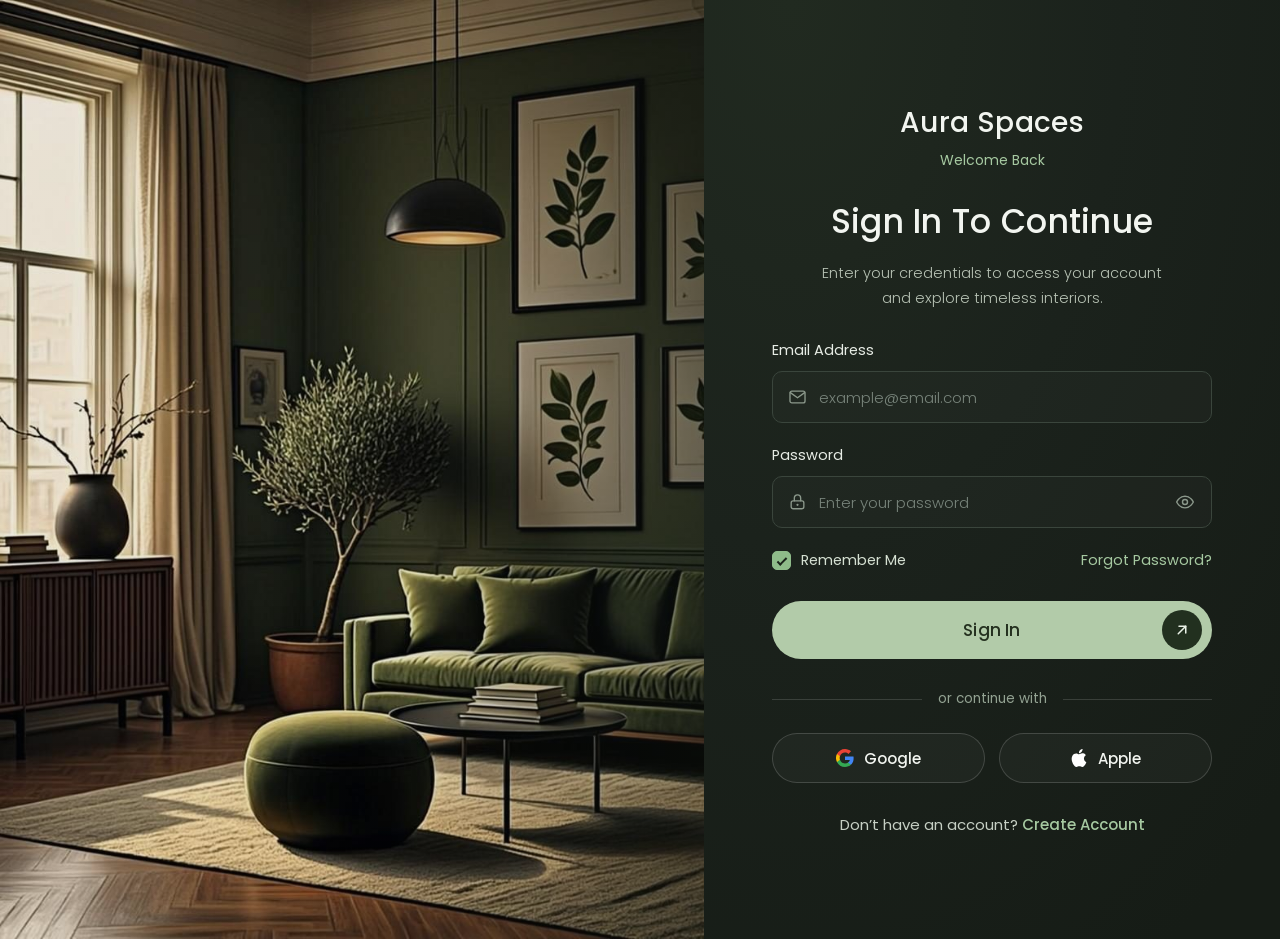
<file: aura-spaces-login.html>
<!DOCTYPE html>
<html lang="en">
<head>
  <meta charset="UTF-8" />
  <meta name="viewport" content="width=device-width, initial-scale=1.0" />
  <title>Aura Spaces — Sign In</title>

  <!-- Font: Poppins -->
  <link rel="preconnect" href="https://fonts.googleapis.com" />
  <link rel="preconnect" href="https://fonts.gstatic.com" crossorigin />
  <link href="https://fonts.googleapis.com/css2?family=Poppins:wght@300;400;500;600&display=swap" rel="stylesheet" />

  <style>
    /* ============================================================
       Aura Spaces — Login Page
       Satu file: HTML + CSS (tanpa JavaScript)
       Toggle password memakai trik checkbox murni CSS
       ============================================================ */

    /* ---------- RESET ---------- */
    *,
    *::before,
    *::after { margin: 0; padding: 0; box-sizing: border-box; }

    :root {
      --bg-panel:  #1B221C;                 /* panel hijau tua      */
      --sage:      #B2CBA9;                 /* tombol Sign In       */
      --sage-deep: #C3D8BB;
      --green-soft:#A6C9A1;                 /* link / aksen         */
      --check:     #8FBC8A;                 /* kotak centang        */
      --ink:       #F2F5F0;                 /* teks utama           */
      --desc:      #B7C2B4;                 /* teks deskripsi       */
      --muted:     #93A292;                 /* teks redup           */
      --line:      rgba(255, 255, 255, 0.14);
      --input-border: #3A453C;
    }

    body {
      font-family: 'Poppins', 'Segoe UI', Tahoma, sans-serif;
      background: #121711;
      color: var(--ink);
      -webkit-font-smoothing: antialiased;
    }

    ::selection { background: rgba(166, 201, 161, 0.35); }

    /* ---------- LAYOUT UTAMA ---------- */
    .page {
      display: flex;
      min-height: 100vh;
      min-height: 100dvh;
    }

    /* ---------- KIRI : FOTO INTERIOR ---------- */
    .hero {
      flex: 0 0 55%;
      position: relative;
      overflow: hidden;
    }

    .hero img {
      display: block;
      width: 100%;
      height: 100%;
      object-fit: cover;
    }

    /* gradasi halus agar transisi ke panel terasa lembut */
    .hero::after {
      content: "";
      position: absolute;
      inset: 0;
      background: linear-gradient(90deg, rgba(18, 23, 17, 0.08) 55%, rgba(18, 23, 17, 0.45) 100%);
      pointer-events: none;
    }

    /* ---------- KANAN : PANEL LOGIN ---------- */
    .panel {
      flex: 1 1 45%;
      display: flex;
      align-items: center;
      justify-content: center;
      padding: 40px 48px;
      background: radial-gradient(120% 120% at 15% 0%, #212A20 0%, #1B221C 48%, #161C16 100%);
    }

    .panel-inner {
      width: min(440px, 100%);
    }

    /* --- kepala panel --- */
    .brand { text-align: center; }

    .brand h1 {
      font-size: 28px;
      font-weight: 500;
      letter-spacing: 0.4px;
    }

    .welcome {
      margin-top: 6px;
      font-size: 14px;
      color: var(--green-soft);
    }

    .head { text-align: center; margin: 26px 0 30px; }

    .head h2 {
      font-size: 33px;
      font-weight: 500;
      letter-spacing: 0.3px;
    }

    .desc {
      margin: 14px auto 0;
      max-width: 40ch;
      font-size: 14.5px;
      font-weight: 300;
      line-height: 1.7;
      color: var(--desc);
    }

    /* --- form --- */
    .field { margin-bottom: 22px; }

    .field > label {
      display: block;
      font-size: 14.5px;
      color: #E7ECE5;
      margin-bottom: 10px;
    }

    .input-box { position: relative; }

    .input-box .lead-icon {
      position: absolute;
      top: 50%;
      left: 16px;
      transform: translateY(-50%);
      width: 19px;
      height: 19px;
      color: #8B988B;
      pointer-events: none;
    }

    .input-box input {
      width: 100%;
      height: 52px;
      padding: 0 48px 0 46px;
      font: inherit;
      font-size: 15px;
      color: var(--ink);
      background: rgba(255, 255, 255, 0.02);
      border: 1px solid var(--input-border);
      border-radius: 10px;
      outline: none;
      transition: border-color 0.2s ease, box-shadow 0.2s ease;
    }

    .input-box input::placeholder { color: #77837A; font-weight: 300; }

    .input-box input:focus {
      border-color: var(--green-soft);
      box-shadow: 0 0 0 3px rgba(166, 201, 161, 0.14);
    }

    /* --- toggle show/hide password (pure CSS, tanpa JS) --- */
    .show-pass {
      position: absolute;
      width: 1px;
      height: 1px;
      opacity: 0;
      pointer-events: none;
    }

    /* sandi ditampilkan sebagai titik-titik */
    .field-pass input { -webkit-text-security: disc; }

    /* saat checkbox dicentang → sandi terlihat */
    .show-pass:checked ~ .field-pass input { -webkit-text-security: none; }

    .toggle-pass {
      position: absolute;
      top: 50%;
      right: 8px;
      transform: translateY(-50%);
      width: 38px;
      height: 38px;
      display: grid;
      place-items: center;
      border-radius: 9px;
      color: #8B988B;
      cursor: pointer;
      transition: color 0.15s ease, background 0.15s ease;
    }

    .toggle-pass:hover { color: var(--green-soft); background: rgba(255, 255, 255, 0.05); }
    .toggle-pass svg   { width: 20px; height: 20px; }
    .toggle-pass .eye-off { display: none; }

    .show-pass:checked ~ .field-pass .eye     { display: none; }
    .show-pass:checked ~ .field-pass .eye-off { display: block; }

    .show-pass:focus-visible ~ .field-pass .toggle-pass {
      outline: 2px solid var(--green-soft);
      outline-offset: 2px;
    }

    /* --- remember / forgot --- */
    .row {
      display: flex;
      justify-content: space-between;
      align-items: center;
      gap: 12px;
      margin: 4px 0 30px;
    }

    .remember {
      display: flex;
      align-items: center;
      gap: 10px;
      font-size: 14.5px;
      color: #D5E0D2;
      cursor: pointer;
      user-select: none;
    }

    .remember input {
      appearance: none;
      -webkit-appearance: none;
      width: 19px;
      height: 19px;
      border-radius: 5px;
      border: 1.5px solid #5B6B5B;
      background: transparent;
      display: grid;
      place-items: center;
      cursor: pointer;
      transition: background 0.15s ease, border-color 0.15s ease;
    }

    .remember input::before {
      content: "";
      width: 10px;
      height: 5px;
      border-left: 2px solid #1B241B;
      border-bottom: 2px solid #1B241B;
      transform: rotate(-45deg) scale(0);
      transform-origin: center;
      transition: transform 0.15s ease;
    }

    .remember input:checked { background: var(--check); border-color: var(--check); }
    .remember input:checked::before { transform: rotate(-45deg) scale(1); }

    .forgot {
      font-size: 14.5px;
      color: var(--green-soft);
      text-decoration: none;
      transition: color 0.15s ease;
    }
    .forgot:hover { color: #C9DFC4; text-decoration: underline; text-underline-offset: 3px; }

    /* --- tombol Sign In --- */
    .btn-signin {
      position: relative;
      width: 100%;
      height: 58px;
      font: inherit;
      font-size: 17px;
      font-weight: 500;
      letter-spacing: 0.2px;
      color: #24301F;
      background: var(--sage);
      border: none;
      border-radius: 29px;
      cursor: pointer;
      transition: background 0.2s ease, transform 0.15s ease, box-shadow 0.2s ease;
    }

    .btn-signin:hover {
      background: var(--sage-deep);
      box-shadow: 0 12px 28px rgba(178, 203, 169, 0.18);
      transform: translateY(-1px);
    }

    .btn-signin:active { transform: translateY(1px); }

    .btn-signin .badge {
      position: absolute;
      top: 50%;
      right: 10px;
      transform: translateY(-50%);
      width: 40px;
      height: 40px;
      display: grid;
      place-items: center;
      border-radius: 50%;
      background: #22301F;
      color: #EAF2E7;
      transition: transform 0.2s ease;
    }

    .btn-signin:hover .badge { transform: translateY(-50%) rotate(45deg); }
    .btn-signin .badge svg { width: 18px; height: 18px; }

    /* --- pemisah --- */
    .divider {
      display: flex;
      align-items: center;
      gap: 16px;
      margin: 30px 0 24px;
      font-size: 13.5px;
      color: var(--muted);
      white-space: nowrap;
    }

    .divider::before,
    .divider::after {
      content: "";
      flex: 1;
      height: 1px;
      background: var(--line);
    }

    /* --- tombol sosial --- */
    .socials {
      display: flex;
      gap: 14px;
    }

    .btn-social {
      flex: 1;
      height: 50px;
      display: flex;
      align-items: center;
      justify-content: center;
      gap: 10px;
      font: inherit;
      font-size: 15px;
      font-weight: 500;
      color: var(--ink);
      background: rgba(255, 255, 255, 0.03);
      border: 1px solid rgba(255, 255, 255, 0.16);
      border-radius: 26px;
      cursor: pointer;
      transition: background 0.2s ease, border-color 0.2s ease;
    }

    .btn-social:hover {
      background: rgba(255, 255, 255, 0.08);
      border-color: rgba(255, 255, 255, 0.28);
    }

    .btn-social svg { width: 18px; height: 18px; }

    /* --- footer --- */
    .signup {
      margin-top: 30px;
      text-align: center;
      font-size: 15px;
      color: #C6CFC4;
    }

    .signup a {
      color: var(--green-soft);
      font-weight: 500;
      text-decoration: none;
    }
    .signup a:hover { text-decoration: underline; text-underline-offset: 3px; }

    /* ============================================================
       RESPONSIVE
       ============================================================ */
    @media (max-width: 900px) {
      .page { flex-direction: column; }

      .hero { flex: none; height: 235px; }

      .panel { padding: 42px 26px; }
      .head { margin: 28px 0 30px; }
      .head h2 { font-size: 28px; }
      .signup { margin-top: 34px; }
    }

    @media (max-width: 420px) {
      .hero { height: 190px; }
      .panel { padding: 34px 18px; }
      .head h2 { font-size: 25px; }
      .desc { font-size: 14px; }
      .socials { flex-direction: column; }
      .btn-social { width: 100%; }
    }

    /* hormati preferensi pengguna yang mematikan animasi */
    @media (prefers-reduced-motion: reduce) {
      * { animation: none !important; transition: none !important; }
    }
  </style>
</head>
<body>

  <main class="page">

    <!-- ================= KIRI : FOTO INTERIOR ================= -->
    <figure class="hero">
      <img src="[data-uri]"
           alt="Dark green elegant living room with warm sunlight through the window" />
    </figure>

    <!-- ================= KANAN : PANEL LOGIN ================= -->
    <section class="panel">
      <div class="panel-inner">

        <header class="brand">
          <h1>Aura Spaces</h1>
          <p class="welcome">Welcome Back</p>
        </header>

        <div class="head">
          <h2>Sign In To Continue</h2>
          <p class="desc">Enter your credentials to access your account and explore timeless interiors.</p>
        </div>

        <form action="#" method="post">

          <div class="field">
            <label for="email">Email Address</label>
            <div class="input-box">
              <svg class="lead-icon" viewBox="0 0 24 24" fill="none" stroke="currentColor"
                   stroke-width="1.7" stroke-linecap="round" stroke-linejoin="round">
                <rect x="2.5" y="4.5" width="19" height="15" rx="2.5"/>
                <path d="m3 6.5 9 6.5 9-6.5"/>
              </svg>
              <input type="email" id="email" name="email"
                     placeholder="example@email.com" autocomplete="email" required />
            </div>
          </div>

          <!-- checkbox tersembunyi: mengontrol show/hide password lewat CSS -->
          <input type="checkbox" id="showPass" class="show-pass" aria-label="Show password" />

          <div class="field field-pass">
            <label for="password">Password</label>
            <div class="input-box">
              <svg class="lead-icon" viewBox="0 0 24 24" fill="none" stroke="currentColor"
                   stroke-width="1.7" stroke-linecap="round" stroke-linejoin="round">
                <rect x="4" y="10.5" width="16" height="10" rx="2.5"/>
                <path d="M8 10.5V7a4 4 0 0 1 8 0v3.5"/>
                <circle cx="12" cy="15.5" r="1.4" fill="currentColor" stroke="none"/>
              </svg>
              <input type="text" id="password" name="password"
                     placeholder="Enter your password" autocomplete="current-password"
                     spellcheck="false" minlength="8" required />
              <label for="showPass" class="toggle-pass" title="Show / hide password">
                <svg class="eye" viewBox="0 0 24 24" fill="none" stroke="currentColor"
                     stroke-width="1.7" stroke-linecap="round" stroke-linejoin="round">
                  <path d="M2 12s3.5-7 10-7 10 7 10 7-3.5 7-10 7-10-7-10-7z"/>
                  <circle cx="12" cy="12" r="3"/>
                </svg>
                <svg class="eye-off" viewBox="0 0 24 24" fill="none" stroke="currentColor"
                     stroke-width="1.7" stroke-linecap="round" stroke-linejoin="round">
                  <path d="M10.6 5.1A9.8 9.8 0 0 1 12 5c6.5 0 10 7 10 7a17.6 17.6 0 0 1-2.3 3.2"/>
                  <path d="M6.4 6.4A17.4 17.4 0 0 0 2 12s3.5 7 10 7a9.7 9.7 0 0 0 4.3-1"/>
                  <path d="M9.9 9.9a3 3 0 1 0 4.2 4.2"/>
                  <line x1="3" y1="3" x2="21" y2="21"/>
                </svg>
              </label>
            </div>
          </div>

          <div class="row">
            <label class="remember">
              <input type="checkbox" name="remember" checked />
              Remember Me
            </label>
            <a class="forgot" href="#">Forgot Password?</a>
          </div>

          <button type="submit" class="btn-signin">
            Sign In
            <span class="badge" aria-hidden="true">
              <svg viewBox="0 0 24 24" fill="none" stroke="currentColor"
                   stroke-width="2" stroke-linecap="round" stroke-linejoin="round">
                <line x1="7" y1="17" x2="17" y2="7"/>
                <polyline points="8 7 17 7 17 16"/>
              </svg>
            </span>
          </button>

          <div class="divider">or continue with</div>

          <div class="socials">
            <button type="button" class="btn-social">
              <svg viewBox="0 0 24 24" aria-hidden="true">
                <path fill="#4285F4" d="M23.49 12.27c0-.79-.07-1.54-.19-2.27H12v4.51h6.47a5.57 5.57 0 0 1-2.4 3.58v3h3.86c2.26-2.09 3.56-5.17 3.56-8.82z"/>
                <path fill="#34A853" d="M12 24c3.24 0 5.95-1.08 7.93-2.91l-3.86-3c-1.08.72-2.45 1.16-4.07 1.16-3.13 0-5.78-2.11-6.73-4.96H1.29v3.09A11.99 11.99 0 0 0 12 24z"/>
                <path fill="#FBBC05" d="M5.27 14.29A7.2 7.2 0 0 1 4.89 12c0-.8.14-1.57.38-2.29V6.62H1.29a12 12 0 0 0 0 10.76l3.98-3.09z"/>
                <path fill="#EA4335" d="M12 4.75c1.77 0 3.35.61 4.6 1.8l3.42-3.42C17.95 1.19 15.24 0 12 0 7.31 0 3.26 2.69 1.29 6.62l3.98 3.09C6.22 6.86 8.87 4.75 12 4.75z"/>
              </svg>
              Google
            </button>

            <button type="button" class="btn-social">
              <svg viewBox="0 0 24 24" aria-hidden="true" fill="#FFFFFF">
                <path d="M12.152 6.896c-.948 0-2.415-1.078-3.96-1.04-2.04.027-3.91 1.183-4.961 3.014-2.117 3.675-.546 9.103 1.519 12.09 1.013 1.454 2.208 3.09 3.792 3.039 1.52-.065 2.09-.987 3.935-.987 1.831 0 2.35.987 3.96.948 1.637-.026 2.676-1.48 3.676-2.948 1.156-1.688 1.636-3.325 1.662-3.415-.039-.013-3.182-1.221-3.22-4.857-.026-3.04 2.48-4.494 2.597-4.559-1.429-2.09-3.623-2.324-4.39-2.376-2-.156-3.675 1.09-4.61 1.09zM15.53 3.83c.843-1.012 1.4-2.427 1.245-3.83-1.207.052-2.662.805-3.532 1.818-.78.896-1.454 2.338-1.273 3.714 1.338.104 2.715-.688 3.559-1.702"/>
              </svg>
              Apple
            </button>
          </div>

        </form>

        <p class="signup">Don&rsquo;t have an account? <a href="#">Create Account</a></p>

      </div>
    </section>

  </main>

</body>
</html>
</file>
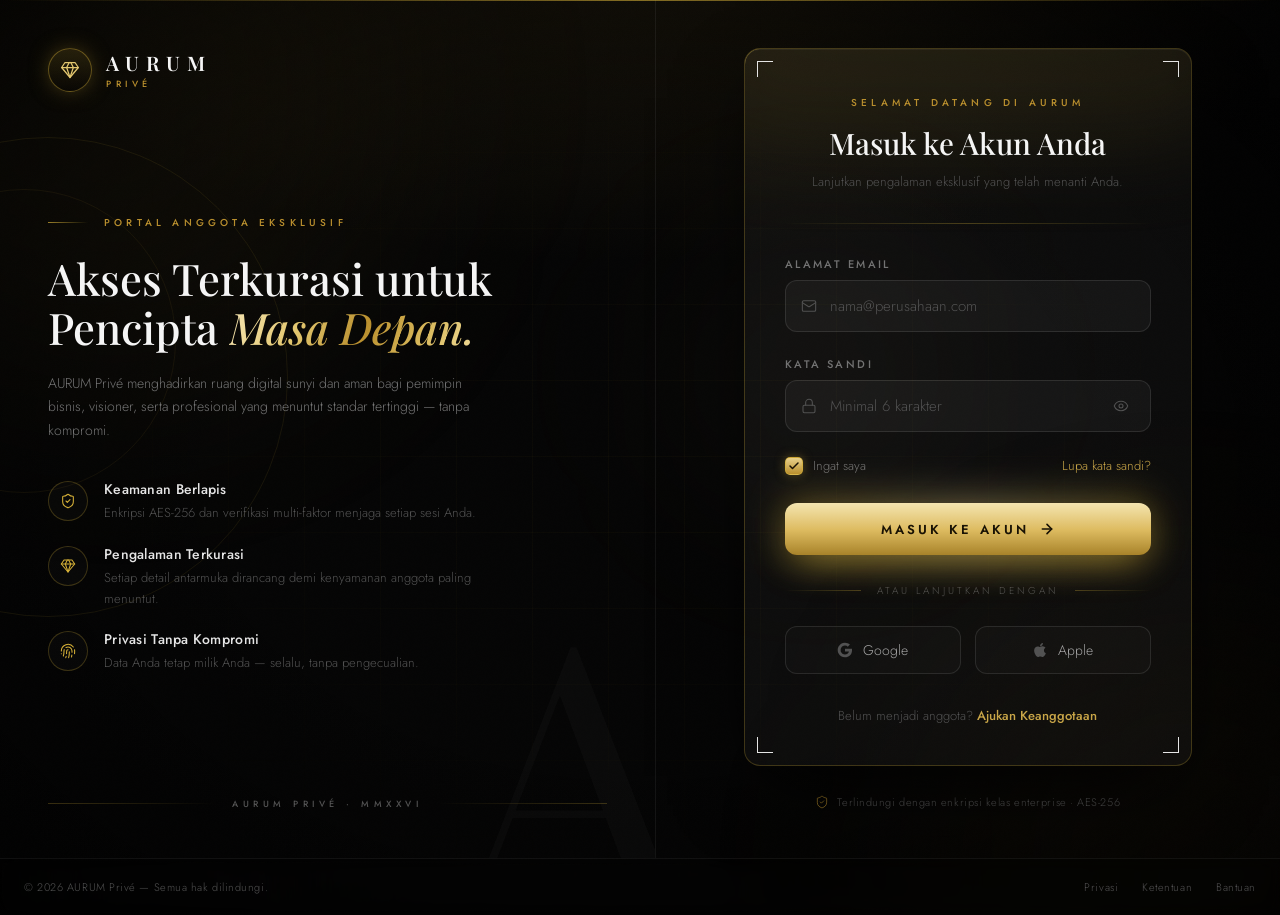
<file: aurum-prive-login.html>
<!DOCTYPE html>
<html lang="id">
<head>
<meta charset="UTF-8" />
<meta name="viewport" content="width=device-width, initial-scale=1.0" />
<title>AURUM Privé — Masuk ke Akun Anda</title>
<meta name="description" content="Portal anggota eksklusif AURUM Privé. Pengalaman login mewah dengan desain hitam dan emas untuk website premium, bisnis, dan perusahaan profesional." />
<link rel="icon" href="data:image/svg+xml,%3Csvg xmlns='http://www.w3.org/2000/svg' viewBox='0 0 24 24' fill='none' stroke='%23d4af37' stroke-width='1.5'%3E%3Cpath d='M6 3h12l4 6-10 12L2 9z'/%3E%3Cpath d='M11 3 8 9l4 12 4-12-3-6'/%3E%3Cpath d='M2 9h20'/%3E%3C/svg%3E" />
<link rel="preconnect" href="https://fonts.googleapis.com" />
<link rel="preconnect" href="https://fonts.gstatic.com" crossorigin />
<link href="https://fonts.googleapis.com/css2?family=Playfair+Display:ital,wght@0,400;0,500;0,600;0,700;1,400;1,500;1,600&family=Jost:ital,wght@0,300;0,400;0,500;0,600;1,300&display=swap" rel="stylesheet" />
<style>
  /* ————————————————————————————————————————
     AURUM PRIVÉ — Luxury Login Page
     Palet: hitam pekat · emas · abu-abu gelap
     ———————————————————————————————————————— */
  :root {
    --bg: #050505;
    --gold: #d4af37;
    --gold-light: #e3c76f;
    --gold-pale: #f0dc9a;
    --gold-deep: #b98f2e;
    --gold-dark: #a8832a;
    --text: #e5e5e5;
    --text-dim: #a3a3a3;
    --text-faint: #737373;
    --text-ghost: #525252;
    --danger: #fca5a5;
    --ease: cubic-bezier(0.22, 1, 0.36, 1);
  }

  * { margin: 0; padding: 0; box-sizing: border-box; border: 0 solid rgba(255,255,255,0.08); }

  @property --aurum-angle {
    syntax: "<angle>";
    initial-value: 0deg;
    inherits: false;
  }

  ::selection { background: rgba(212,175,55,0.28); color: #fffbeb; }

  ::-webkit-scrollbar { width: 10px; }
  ::-webkit-scrollbar-track { background: #050505; }
  ::-webkit-scrollbar-thumb {
    background: linear-gradient(180deg, rgba(212,175,55,0.35), rgba(212,175,55,0.15));
    border-radius: 8px;
  }

  body {
    font-family: "Jost", "Segoe UI", system-ui, sans-serif;
    background: var(--bg);
    color: var(--text);
    -webkit-font-smoothing: antialiased;
    min-height: 100vh;
  }

  .font-display { font-family: "Playfair Display", Georgia, "Times New Roman", serif; }

  a { color: inherit; text-decoration: none; }
  button { font-family: inherit; background: none; cursor: pointer; color: inherit; }
  input { font-family: inherit; }

  .sr-only {
    position: absolute; width: 1px; height: 1px; padding: 0; margin: -1px;
    overflow: hidden; clip: rect(0,0,0,0); white-space: nowrap; border: 0;
  }

  :focus-visible { outline: 2px solid rgba(212,175,55,0.6); outline-offset: 2px; border-radius: 4px; }
  input:focus-visible { outline: none; }

  /* ——— Animasi ——— */
  @keyframes fadeUp {
    from { opacity: 0; transform: translateY(22px); }
    to   { opacity: 1; transform: translateY(0); }
  }
  @keyframes fadeDown {
    from { opacity: 0; transform: translateY(-14px); }
    to   { opacity: 1; transform: translateY(0); }
  }
  @keyframes cardIn {
    from { opacity: 0; transform: translateY(28px); filter: blur(8px); }
    to   { opacity: 1; transform: translateY(0);    filter: blur(0); }
  }
  @keyframes aurumFloat {
    0%, 100% { transform: translate3d(0,0,0) scale(1); }
    50%      { transform: translate3d(0,-24px,0) scale(1.05); }
  }
  @keyframes aurumRise {
    0%   { transform: translateY(0) translateX(0); opacity: 0; }
    10%  { opacity: 0.75; }
    60%  { opacity: 0.45; }
    100% { transform: translateY(-52vh) translateX(18px); opacity: 0; }
  }
  @keyframes aurumBorder { to { --aurum-angle: 360deg; } }
  @keyframes aurumShimmer {
    0%   { transform: translateX(-170%) skewX(-18deg); }
    100% { transform: translateX(280%) skewX(-18deg); }
  }
  @keyframes aurumGlowPulse {
    0%, 100% { opacity: 0.5; transform: scale(1); }
    50%      { opacity: 0.95; transform: scale(1.07); }
  }
  @keyframes popIn {
    from { opacity: 0; transform: scale(0.6); }
    to   { opacity: 1; transform: scale(1); }
  }

  .anim-fade-up   { opacity: 0; animation: fadeUp 0.85s var(--ease) forwards; }
  .anim-fade-down { opacity: 0; animation: fadeDown 0.75s var(--ease) forwards; }
  .anim-card      { opacity: 0; animation: cardIn 0.95s 0.15s var(--ease) forwards; }
  .d-1 { animation-delay: 0.1s; }
  .d-2 { animation-delay: 0.2s; }
  .d-3 { animation-delay: 0.3s; }
  .d-4 { animation-delay: 0.42s; }
  .d-5 { animation-delay: 0.55s; }

  /* ——— Struktur utama ——— */
  .page {
    position: relative;
    display: flex;
    flex-direction: column;
    min-height: 100vh;
    overflow: hidden;
    background: var(--bg);
  }

  .topline {
    position: absolute; top: 0; left: 0; right: 0; z-index: 20; height: 1px;
    background: linear-gradient(90deg, transparent, rgba(212,175,55,0.6), transparent);
  }

  /* ——— Latar belakang ——— */
  .backdrop { position: absolute; inset: 0; pointer-events: none; }
  .backdrop .radial-top {
    position: absolute; inset: 0;
    background: radial-gradient(ellipse 80% 55% at 50% -10%, rgba(52,42,18,0.5), transparent 70%);
  }
  .orb { position: absolute; border-radius: 9999px; }
  .orb-1 {
    width: 34rem; height: 34rem; top: -11rem; left: -10rem;
    background: rgba(212,175,55,0.07); filter: blur(120px);
    animation: aurumFloat 9s ease-in-out infinite;
  }
  .orb-2 {
    width: 32rem; height: 32rem; bottom: -13rem; right: -10rem;
    background: rgba(185,143,46,0.06); filter: blur(130px);
    animation: aurumFloat 13s ease-in-out infinite reverse;
  }
  .orb-3 {
    width: 18rem; height: 18rem; top: 25%; right: 25%;
    background: rgba(240,220,154,0.035); filter: blur(100px);
  }
  .grid-lines {
    position: absolute; inset: 0;
    background:
      linear-gradient(rgba(212,175,55,0.033) 1px, transparent 1px),
      linear-gradient(90deg, rgba(212,175,55,0.033) 1px, transparent 1px);
    background-size: 76px 76px;
    -webkit-mask-image: radial-gradient(ellipse at center, black 15%, transparent 72%);
    mask-image: radial-gradient(ellipse at center, black 15%, transparent 72%);
  }
  .vignette {
    position: absolute; inset: 0;
    background: radial-gradient(ellipse at center, transparent 42%, rgba(0,0,0,0.72) 100%);
  }
  .grain {
    position: absolute; inset: 0; opacity: 0.035; mix-blend-mode: overlay;
    background-image: url("data:image/svg+xml,%3Csvg xmlns='http://www.w3.org/2000/svg' width='160' height='160'%3E%3Cfilter id='n'%3E%3CfeTurbulence type='fractalNoise' baseFrequency='0.9' numOctaves='2'/%3E%3C/filter%3E%3Crect width='100%25' height='100%25' filter='url(%23n)' opacity='0.55'/%3E%3C/svg%3E");
  }
  .particle {
    position: absolute; bottom: -8px; border-radius: 9999px;
    background: radial-gradient(circle, rgba(240,220,154,0.95) 0%, rgba(212,175,55,0.35) 60%, transparent 100%);
    box-shadow: 0 0 6px 1px rgba(212,175,55,0.4);
    animation: aurumRise var(--dur, 12s) linear infinite;
    animation-delay: var(--delay, 0s);
  }

  /* ——— Konten ——— */
  .content {
    position: relative; z-index: 10;
    display: grid; flex: 1;
    grid-template-columns: 1fr;
  }
  @media (min-width: 1024px) {
    .content { grid-template-columns: 1.05fr 1fr; }
  }

  /* ——— Panel brand kiri ——— */
  .brand-panel {
    display: none;
    position: relative;
    flex-direction: column; justify-content: space-between;
    padding: 3rem;
    border-right: 1px solid rgba(255,255,255,0.06);
    overflow: hidden;
  }
  @media (min-width: 1024px) { .brand-panel { display: flex; } }

  .ring { position: absolute; border-radius: 9999px; pointer-events: none; }
  .ring-1 { width: 30rem; height: 30rem; top: 16%; left: -12rem; border: 1px solid rgba(212,175,55,0.09); }
  .ring-2 { width: 19rem; height: 19rem; top: 22%; left: -8rem;  border: 1px solid rgba(212,175,55,0.07); }
  .watermark {
    position: absolute; bottom: -6rem; right: -2.5rem;
    font-family: "Playfair Display", Georgia, serif;
    font-size: 24rem; line-height: 1; color: rgba(255,255,255,0.018);
    user-select: none; pointer-events: none;
  }

  .logo { display: flex; align-items: center; gap: 0.875rem; }
  .logo-badge {
    position: relative; display: flex; align-items: center; justify-content: center;
    width: 44px; height: 44px; flex-shrink: 0; border-radius: 9999px;
    border: 1px solid rgba(212,175,55,0.4);
    background: linear-gradient(180deg, rgba(212,175,55,0.15), transparent);
    box-shadow: 0 0 24px -6px rgba(212,175,55,0.5);
  }
  .logo-badge svg { width: 20px; height: 20px; color: var(--gold-light); }
  .logo-text { display: flex; flex-direction: column; line-height: 1; }
  .logo-name {
    font-family: "Playfair Display", Georgia, serif; font-weight: 600;
    letter-spacing: 0.32em; color: #f5f5f5; font-size: 1.25rem;
  }
  .logo-sub {
    margin-top: 6px; font-size: 9px; font-weight: 500;
    letter-spacing: 0.5em; text-transform: uppercase; color: var(--gold-deep);
  }

  .brand-body { position: relative; max-width: 36rem; }
  .eyebrow { display: flex; align-items: center; gap: 1rem; margin-bottom: 1.5rem; }
  .eyebrow-line { height: 1px; width: 2.5rem; background: linear-gradient(90deg, rgba(212,175,55,0.7), transparent); }
  .eyebrow-text {
    font-size: 10px; font-weight: 500; letter-spacing: 0.42em;
    text-transform: uppercase; color: var(--gold-deep);
  }

  .brand-title {
    font-family: "Playfair Display", Georgia, serif;
    font-size: clamp(2.4rem, 3.4vw, 3.4rem);
    line-height: 1.12; color: #f5f5f5; font-weight: 500;
  }
  .brand-title em {
    font-style: italic; font-weight: 500;
    background: linear-gradient(115deg, #f6e7b8 0%, #e3c76f 30%, #b98f2e 55%, #d9b95c 78%, #f0dc9a 100%);
    -webkit-background-clip: text; background-clip: text; color: transparent;
  }
  .brand-desc {
    margin-top: 1.25rem; max-width: 28rem;
    font-size: 14px; font-weight: 300; line-height: 1.7; color: var(--text-faint);
  }

  .features { margin-top: 2.25rem; list-style: none; display: flex; flex-direction: column; gap: 1.25rem; }
  .feature { display: flex; align-items: flex-start; gap: 1rem; }
  .feature-icon {
    display: flex; align-items: center; justify-content: center; flex-shrink: 0;
    width: 40px; height: 40px; margin-top: 2px; border-radius: 9999px;
    border: 1px solid rgba(212,175,55,0.25); background: rgba(255,255,255,0.02);
    transition: all 0.3s ease;
  }
  .feature:hover .feature-icon {
    border-color: rgba(212,175,55,0.6);
    box-shadow: 0 0 20px -4px rgba(212,175,55,0.5);
  }
  .feature-icon svg { width: 16px; height: 16px; color: var(--gold); }
  .feature-title { display: block; font-size: 0.875rem; font-weight: 500; letter-spacing: 0.02em; color: #e5e5e5; }
  .feature-desc { display: block; margin-top: 4px; max-width: 24rem; font-size: 13px; font-weight: 300; line-height: 1.6; color: var(--text-ghost); }

  .brand-footer { position: relative; display: flex; align-items: center; gap: 1rem; }
  .brand-footer .line-l { height: 1px; flex: 1; background: linear-gradient(90deg, rgba(212,175,55,0.25), transparent); }
  .brand-footer .line-r { height: 1px; flex: 1; background: linear-gradient(270deg, rgba(212,175,55,0.25), transparent); }
  .brand-footer span {
    font-size: 9px; font-weight: 500; letter-spacing: 0.5em;
    text-transform: uppercase; color: var(--text-ghost);
  }

  /* ——— Kolom login ——— */
  .login-col {
    position: relative;
    display: flex; flex-direction: column; align-items: center; justify-content: center;
    padding: 3rem 1.25rem;
  }
  @media (min-width: 640px)  { .login-col { padding: 3rem 2.5rem; } }
  @media (min-width: 1024px) { .login-col { padding: 3rem 2rem; } }

  .mobile-logo { margin-bottom: 2.5rem; }
  @media (min-width: 1024px) { .mobile-logo { display: none; } }
  .mobile-logo .logo-name { font-size: 1.125rem; }

  .card-wrap { width: 100%; max-width: 28rem; }

  /* ——— Kartu kaca ——— */
  .card {
    position: relative; overflow: hidden;
    border-radius: 1rem;
    border: 1px solid rgba(212,175,55,0.25);
    background: rgba(255,255,255,0.035);
    -webkit-backdrop-filter: blur(24px);
    backdrop-filter: blur(24px);
    box-shadow: 0 30px 80px -20px rgba(0,0,0,0.85), inset 0 1px 0 rgba(255,255,255,0.06);
  }
  /* sweep cahaya emas berputar di border */
  .card::before {
    content: "";
    position: absolute; inset: -1px; border-radius: inherit; padding: 1px;
    background: conic-gradient(from var(--aurum-angle),
      transparent 0deg, transparent 288deg,
      rgba(240,220,154,0.95) 318deg, rgba(212,175,55,0.85) 330deg, transparent 352deg);
    -webkit-mask: linear-gradient(#000 0 0) content-box, linear-gradient(#000 0 0);
    -webkit-mask-composite: xor;
            mask: linear-gradient(#000 0 0) content-box, linear-gradient(#000 0 0);
            mask-composite: exclude;
    animation: aurumBorder 7s linear infinite;
    pointer-events: none;
  }
  .card-glow {
    position: absolute; top: -6rem; left: 50%; transform: translateX(-50%);
    width: 130%; height: 12rem; border-radius: 9999px;
    background: rgba(212,175,55,0.08); filter: blur(48px); pointer-events: none;
  }
  .corner { position: absolute; z-index: 5; width: 16px; height: 16px; border-color: rgba(212,175,55,0.6); }
  .corner-tl { top: 12px; left: 12px; border-top: 1px solid; border-left: 1px solid; }
  .corner-tr { top: 12px; right: 12px; border-top: 1px solid; border-right: 1px solid; }
  .corner-bl { bottom: 12px; left: 12px; border-bottom: 1px solid; border-left: 1px solid; }
  .corner-br { bottom: 12px; right: 12px; border-bottom: 1px solid; border-right: 1px solid; }

  .card-inner { position: relative; padding: 2rem; }
  @media (min-width: 640px) { .card-inner { padding: 2.5rem; } }

  /* ——— Kepala kartu ——— */
  .card-head { text-align: center; }
  .card-overline {
    font-size: 10px; font-weight: 500; letter-spacing: 0.42em;
    text-transform: uppercase; color: var(--gold-deep);
  }
  .card-title {
    margin-top: 0.75rem; font-family: "Playfair Display", Georgia, serif;
    font-size: 1.85rem; line-height: 1.3; color: #f5f5f5; font-weight: 500;
  }
  .card-sub { margin-top: 0.625rem; font-size: 13px; font-weight: 300; color: var(--text-ghost); }
  .head-divider {
    margin: 2rem 0; height: 1px; width: 100%;
    background: linear-gradient(90deg, transparent, rgba(212,175,55,0.3), transparent);
  }

  /* ——— Form ——— */
  .field { margin-bottom: 1.5rem; }
  .field label {
    display: block; margin-bottom: 0.5rem;
    font-size: 11px; font-weight: 500; letter-spacing: 0.22em;
    text-transform: uppercase; color: var(--text-faint);
    transition: color 0.3s ease;
  }
  .field:focus-within label { color: var(--gold-light); }
  .input-wrap { position: relative; }
  .input-icon {
    position: absolute; left: 1rem; top: 50%; transform: translateY(-50%);
    width: 16px; height: 16px; color: var(--text-ghost);
    transition: color 0.3s ease; pointer-events: none;
  }
  .field:focus-within .input-icon { color: var(--gold); }
  .input {
    width: 100%; border-radius: 0.75rem;
    border: 1px solid rgba(255,255,255,0.1);
    background: rgba(255,255,255,0.04);
    padding: 0.875rem 3rem 0.875rem 2.75rem;
    font-size: 15px; font-weight: 300; color: #f5f5f5;
    outline: none; transition: all 0.3s ease;
  }
  .input::placeholder { color: #525252; }
  .input:hover { border-color: rgba(255,255,255,0.16); }
  .input:focus {
    border-color: rgba(212,175,55,0.6);
    background: rgba(255,255,255,0.055);
    box-shadow: 0 0 0 1px rgba(212,175,55,0.22), 0 0 28px -8px rgba(212,175,55,0.45);
  }
  .input.invalid {
    border-color: rgba(248,113,113,0.4);
  }
  .input.invalid:focus {
    border-color: rgba(248,113,113,0.7);
    box-shadow: 0 0 0 1px rgba(248,113,113,0.2), 0 0 24px -8px rgba(248,113,113,0.4);
  }
  .toggle-pass {
    position: absolute; right: 0.75rem; top: 50%; transform: translateY(-50%);
    display: flex; align-items: center; justify-content: center;
    width: 36px; height: 36px; border-radius: 0.5rem;
    color: var(--text-ghost); transition: color 0.3s ease;
  }
  .toggle-pass:hover { color: var(--gold-light); }
  .toggle-pass svg { width: 16px; height: 16px; }
  .field-error {
    display: none; margin-top: 0.5rem;
    font-size: 12px; color: var(--danger);
  }
  .field-error svg { width: 14px; height: 14px; vertical-align: -2px; margin-right: 5px; }
  .field.has-error .field-error { display: block; animation: fadeDown 0.3s var(--ease); }

  /* ——— Baris opsi ——— */
  .options-row {
    display: flex; align-items: center; justify-content: space-between; gap: 1rem;
    margin-bottom: 1.5rem;
  }
  .remember {
    display: flex; align-items: center; gap: 0.625rem; user-select: none;
  }
  .checkbox {
    display: flex; align-items: center; justify-content: center;
    width: 18px; height: 18px; border-radius: 5px;
    border: 1px solid rgba(255,255,255,0.15); background: rgba(255,255,255,0.03);
    transition: all 0.3s ease;
  }
  .remember:hover .checkbox { border-color: rgba(212,175,55,0.5); }
  .checkbox svg { width: 12px; height: 12px; color: #191204; opacity: 0; transition: opacity 0.15s ease; }
  .remember.checked .checkbox {
    border-color: rgba(212,175,55,0.7);
    background: linear-gradient(180deg, #e9d18b, #b98f2e);
    box-shadow: 0 0 12px -2px rgba(212,175,55,0.6);
  }
  .remember.checked .checkbox svg { opacity: 1; }
  .remember-text { font-size: 13px; font-weight: 300; color: var(--text-faint); transition: color 0.3s; }
  .remember:hover .remember-text { color: var(--text-dim); }
  .forgot {
    font-size: 13px; font-weight: 300; color: #c9a648;
    text-underline-offset: 4px; transition: color 0.3s ease;
  }
  .forgot:hover { color: #e9d18b; text-decoration: underline; }

  /* ——— Pesan error server ——— */
  .server-error {
    display: none; align-items: flex-start; gap: 0.625rem;
    margin-bottom: 1.25rem; padding: 0.75rem 1rem;
    border: 1px solid rgba(248,113,113,0.2); border-radius: 0.75rem;
    background: rgba(239,68,68,0.06);
    font-size: 13px; font-weight: 300; line-height: 1.5; color: rgba(254,202,202,0.9);
  }
  .server-error.show { display: flex; animation: fadeDown 0.3s var(--ease); }
  .server-error svg { width: 16px; height: 16px; flex-shrink: 0; margin-top: 2px; }

  /* ——— Tombol emas ber-glow ——— */
  .btn-glow-wrap { position: relative; padding-top: 4px; }
  .btn-glow {
    position: absolute; inset: -4px; border-radius: 1rem;
    background: linear-gradient(90deg, rgba(212,175,55,0.45), rgba(240,220,154,0.5), rgba(212,175,55,0.45));
    filter: blur(18px); opacity: 0.6;
    transition: opacity 0.5s ease;
    animation: aurumGlowPulse 3.4s ease-in-out infinite;
  }
  .btn-glow-wrap:hover .btn-glow,
  .btn-glow-wrap:focus-within .btn-glow { opacity: 1; }
  .btn-login {
    position: relative; overflow: hidden; width: 100%;
    display: flex; align-items: center; justify-content: center; gap: 0.625rem;
    min-height: 52px; padding: 0 1.5rem; border-radius: 0.75rem;
    background: linear-gradient(180deg, #f4e5b0, #ddbb60 52%, #a8832a);
    font-size: 13px; font-weight: 600; letter-spacing: 0.24em; text-transform: uppercase;
    color: #191204;
    box-shadow: 0 14px 38px -12px rgba(212,175,55,0.65);
    transition: filter 0.3s ease, transform 0.15s ease, opacity 0.3s ease;
  }
  .btn-login:hover { filter: brightness(1.07); }
  .btn-login:active { transform: scale(0.985); }
  .btn-login:disabled { cursor: wait; opacity: 0.85; }
  .btn-login .arrow { width: 16px; height: 16px; transition: transform 0.3s ease; }
  .btn-login:hover .arrow { transform: translateX(4px); }
  .btn-shimmer {
    position: absolute; top: 0; bottom: 0; left: 0; width: 33%;
    background: linear-gradient(90deg, transparent, rgba(255,255,255,0.45), transparent);
    filter: blur(4px); opacity: 0; pointer-events: none;
  }
  .btn-login:hover .btn-shimmer { opacity: 1; animation: aurumShimmer 1.1s ease; }
  .spinner { width: 16px; height: 16px; animation: spin 0.8s linear infinite; }
  @keyframes spin { to { transform: rotate(360deg); } }

  /* ——— Pembatas & login alternatif ——— */
  .divider {
    display: flex; align-items: center; gap: 1rem; margin: 1.75rem 0;
  }
  .divider .line-l { height: 1px; flex: 1; background: linear-gradient(90deg, transparent, rgba(212,175,55,0.3)); }
  .divider .line-r { height: 1px; flex: 1; background: linear-gradient(270deg, transparent, rgba(212,175,55,0.3)); }
  .divider span {
    font-size: 10px; font-weight: 300; letter-spacing: 0.3em;
    text-transform: uppercase; color: var(--text-ghost); white-space: nowrap;
  }
  .social-row { display: grid; grid-template-columns: 1fr 1fr; gap: 0.875rem; }
  .btn-social {
    display: flex; align-items: center; justify-content: center; gap: 0.625rem;
    min-height: 48px; border-radius: 0.75rem;
    border: 1px solid rgba(255,255,255,0.1); background: rgba(255,255,255,0.02);
    font-size: 14px; font-weight: 300; color: var(--text-dim);
    transition: all 0.3s ease;
  }
  .btn-social:hover {
    border-color: rgba(212,175,55,0.45);
    background: rgba(255,255,255,0.05); color: #f5f5f5;
  }
  .btn-social svg { width: 16px; height: 16px; color: var(--text-ghost); }

  .signup { margin-top: 2rem; text-align: center; font-size: 13px; font-weight: 300; color: var(--text-ghost); }
  .signup a { font-weight: 500; color: #c9a648; text-underline-offset: 4px; transition: color 0.3s ease; }
  .signup a:hover { color: #e9d18b; text-decoration: underline; }

  /* ——— Panel sukses ——— */
  .success-view { display: none; }
  .success-view.show { display: flex; flex-direction: column; align-items: center; justify-content: center; text-align: center; min-height: 430px; }
  .success-ring {
    position: relative; display: flex; align-items: center; justify-content: center;
    width: 80px; height: 80px; border-radius: 9999px;
    border: 1px solid rgba(212,175,55,0.5);
    background: linear-gradient(180deg, rgba(212,175,55,0.2), transparent);
    box-shadow: 0 0 44px -8px rgba(212,175,55,0.65);
    animation: popIn 0.55s 0.1s var(--ease) both;
  }
  .success-ring::after {
    content: ""; position: absolute; inset: 0; border-radius: inherit;
    background: rgba(212,175,55,0.1);
    animation: aurumGlowPulse 2.6s ease-in-out infinite;
  }
  .success-ring svg { width: 32px; height: 32px; color: var(--gold-light); position: relative; z-index: 1; }
  .success-title {
    margin-top: 2rem; font-family: "Playfair Display", Georgia, serif;
    font-size: 1.7rem; color: #f5f5f5; font-weight: 500;
    animation: fadeUp 0.5s 0.15s var(--ease) both;
  }
  .success-text {
    margin-top: 0.75rem; max-width: 16rem;
    font-size: 14px; font-weight: 300; line-height: 1.7; color: var(--text-faint);
    animation: fadeUp 0.5s 0.25s var(--ease) both;
  }
  .success-text b { font-weight: 500; color: var(--gold-light); }
  .success-divider {
    margin-top: 2.25rem; height: 1px; width: 6rem;
    background: linear-gradient(90deg, transparent, rgba(212,175,55,0.5), transparent);
    animation: fadeUp 0.5s 0.3s var(--ease) both;
  }
  .btn-back {
    margin-top: 2rem; padding: 0.75rem 1.75rem; border-radius: 0.75rem;
    border: 1px solid rgba(255,255,255,0.1); background: rgba(255,255,255,0.03);
    font-size: 11px; font-weight: 500; letter-spacing: 0.22em; text-transform: uppercase;
    color: var(--text-dim); transition: all 0.3s ease;
    animation: fadeUp 0.5s 0.35s var(--ease) both;
  }
  .btn-back:hover { border-color: rgba(212,175,55,0.5); color: var(--gold-light); }

  .security-note {
    margin-top: 1.75rem; display: flex; align-items: center; justify-content: center; gap: 0.5rem;
    font-size: 11px; font-weight: 300; letter-spacing: 0.05em; color: var(--text-ghost);
  }
  .security-note svg { width: 14px; height: 14px; color: rgba(185,143,46,0.7); }

  /* ——— Footer ——— */
  .site-footer {
    position: relative; z-index: 10; margin-top: auto;
    border-top: 1px solid rgba(255,255,255,0.06);
    background: rgba(0,0,0,0.2);
    -webkit-backdrop-filter: blur(8px); backdrop-filter: blur(8px);
  }
  .footer-inner {
    max-width: 80rem; margin: 0 auto; width: 100%;
    display: flex; flex-direction: column; align-items: center; justify-content: space-between; gap: 0.75rem;
    padding: 1.25rem 1.5rem calc(1.25rem + env(safe-area-inset-bottom));
    font-size: 11px; font-weight: 300; letter-spacing: 0.05em; color: var(--text-ghost);
  }
  @media (min-width: 640px) { .footer-inner { flex-direction: row; } }
  .footer-nav { display: flex; align-items: center; gap: 1.5rem; }
  .footer-nav a { transition: color 0.3s ease; }
  .footer-nav a:hover { color: #c9a648; }

  @media (prefers-reduced-motion: reduce) {
    *, *::before, *::after { animation-duration: 0.01ms !important; animation-iteration-count: 1 !important; transition-duration: 0.01ms !important; }
    .anim-fade-up, .anim-fade-down, .anim-card { opacity: 1; }
  }
</style>
</head>
<body>

<main class="page">
  <div class="topline" aria-hidden="true"></div>

  <!-- Latar belakang -->
  <div class="backdrop" aria-hidden="true">
    <div class="radial-top"></div>
    <div class="orb orb-1"></div>
    <div class="orb orb-2"></div>
    <div class="orb orb-3"></div>
    <div class="grid-lines"></div>
    <div class="vignette"></div>
    <div class="grain"></div>
    <span class="particle" style="left:8%;  width:2.5px; height:2.5px; --delay:0s;    --dur:11s"></span>
    <span class="particle" style="left:18%; width:2px;   height:2px;   --delay:3.2s;  --dur:14s"></span>
    <span class="particle" style="left:27%; width:3px;   height:3px;   --delay:1.4s;  --dur:12s"></span>
    <span class="particle" style="left:38%; width:2px;   height:2px;   --delay:5.1s;  --dur:15s"></span>
    <span class="particle" style="left:47%; width:2.5px; height:2.5px; --delay:2.3s;  --dur:10s"></span>
    <span class="particle" style="left:58%; width:2px;   height:2px;   --delay:6.4s;  --dur:13s"></span>
    <span class="particle" style="left:66%; width:3px;   height:3px;   --delay:0.8s;  --dur:12.5s"></span>
    <span class="particle" style="left:74%; width:2px;   height:2px;   --delay:4.2s;  --dur:14.5s"></span>
    <span class="particle" style="left:83%; width:2.5px; height:2.5px; --delay:2.9s;  --dur:11.5s"></span>
    <span class="particle" style="left:91%; width:2px;   height:2px;   --delay:5.7s;  --dur:13.5s"></span>
  </div>

  <div class="content">

    <!-- ——— Panel brand (kiri, desktop) ——— -->
    <section class="brand-panel">
      <div class="ring ring-1" aria-hidden="true"></div>
      <div class="ring ring-2" aria-hidden="true"></div>
      <div class="watermark" aria-hidden="true">A</div>

      <header class="anim-fade-down">
        <div class="logo">
          <span class="logo-badge">
            <svg viewBox="0 0 24 24" fill="none" stroke="currentColor" stroke-width="1.5" stroke-linecap="round" stroke-linejoin="round"><path d="M6 3h12l4 6-10 12L2 9z"/><path d="M11 3 8 9l4 12 4-12-3-6"/><path d="M2 9h20"/></svg>
          </span>
          <span class="logo-text">
            <span class="logo-name">AURUM</span>
            <span class="logo-sub">Privé</span>
          </span>
        </div>
      </header>

      <div class="brand-body">
        <div class="eyebrow anim-fade-up d-1">
          <span class="eyebrow-line"></span>
          <span class="eyebrow-text">Portal Anggota Eksklusif</span>
        </div>

        <h1 class="brand-title anim-fade-up d-2">
          Akses Terkurasi untuk<br />
          Pencipta <em>Masa Depan.</em>
        </h1>

        <p class="brand-desc anim-fade-up d-3">
          AURUM Privé menghadirkan ruang digital sunyi dan aman bagi pemimpin bisnis,
          visioner, serta profesional yang menuntut standar tertinggi — tanpa kompromi.
        </p>

        <ul class="features anim-fade-up d-4">
          <li class="feature">
            <span class="feature-icon">
              <svg viewBox="0 0 24 24" fill="none" stroke="currentColor" stroke-width="1.6" stroke-linecap="round" stroke-linejoin="round"><path d="M20 13c0 5-3.5 7.5-7.66 8.95a1 1 0 0 1-.67-.01C7.5 20.5 4 18 4 13V6a1 1 0 0 1 1-1c2 0 4.5-1.2 6.24-2.72a1.17 1.17 0 0 1 1.52 0C14.51 3.81 17 5 19 5a1 1 0 0 1 1 1z"/><path d="m9 12 2 2 4-4"/></svg>
            </span>
            <span>
              <span class="feature-title">Keamanan Berlapis</span>
              <span class="feature-desc">Enkripsi AES-256 dan verifikasi multi-faktor menjaga setiap sesi Anda.</span>
            </span>
          </li>
          <li class="feature">
            <span class="feature-icon">
              <svg viewBox="0 0 24 24" fill="none" stroke="currentColor" stroke-width="1.6" stroke-linecap="round" stroke-linejoin="round"><path d="M6 3h12l4 6-10 12L2 9z"/><path d="M11 3 8 9l4 12 4-12-3-6"/><path d="M2 9h20"/></svg>
            </span>
            <span>
              <span class="feature-title">Pengalaman Terkurasi</span>
              <span class="feature-desc">Setiap detail antarmuka dirancang demi kenyamanan anggota paling menuntut.</span>
            </span>
          </li>
          <li class="feature">
            <span class="feature-icon">
              <svg viewBox="0 0 24 24" fill="none" stroke="currentColor" stroke-width="1.6" stroke-linecap="round" stroke-linejoin="round"><path d="M12 10a2 2 0 0 0-2 2c0 1.02-.1 2.51-.26 4"/><path d="M14 13.12c0 2.38 0 6.38-1 8.88"/><path d="M17.29 21.02c.12-.6.43-2.3.5-3.02"/><path d="M2 12a10 10 0 0 1 18-6"/><path d="M2 16h.01"/><path d="M21.8 16c.2-2 .131-5.354 0-6"/><path d="M5 19.5C5.5 18 6 15 6 12a6 6 0 0 1 .34-2"/><path d="M8.65 22c.21-.66.45-1.32.57-2"/><path d="M9 6.8a6 6 0 0 1 9 5.2v2"/></svg>
            </span>
            <span>
              <span class="feature-title">Privasi Tanpa Kompromi</span>
              <span class="feature-desc">Data Anda tetap milik Anda — selalu, tanpa pengecualian.</span>
            </span>
          </li>
        </ul>
      </div>

      <footer class="brand-footer anim-fade-up d-5">
        <span class="line-l"></span>
        <span>Aurum Privé · MMXXVI</span>
        <span class="line-r"></span>
      </footer>
    </section>

    <!-- ——— Kolom login ——— -->
    <section class="login-col">

      <div class="mobile-logo anim-fade-down">
        <div class="logo">
          <span class="logo-badge">
            <svg viewBox="0 0 24 24" fill="none" stroke="currentColor" stroke-width="1.5" stroke-linecap="round" stroke-linejoin="round"><path d="M6 3h12l4 6-10 12L2 9z"/><path d="M11 3 8 9l4 12 4-12-3-6"/><path d="M2 9h20"/></svg>
          </span>
          <span class="logo-text">
            <span class="logo-name">AURUM</span>
            <span class="logo-sub">Privé</span>
          </span>
        </div>
      </div>

      <div class="card-wrap anim-card">
        <div class="card">
          <div class="card-glow" aria-hidden="true"></div>
          <span class="corner corner-tl" aria-hidden="true"></span>
          <span class="corner corner-tr" aria-hidden="true"></span>
          <span class="corner corner-bl" aria-hidden="true"></span>
          <span class="corner corner-br" aria-hidden="true"></span>

          <div class="card-inner">

            <!-- ——— Form login ——— -->
            <div id="form-view">
              <div class="card-head">
                <span class="card-overline">Selamat Datang di Aurum</span>
                <h2 class="card-title">Masuk ke Akun Anda</h2>
                <p class="card-sub">Lanjutkan pengalaman eksklusif yang telah menanti Anda.</p>
              </div>

              <div class="head-divider"></div>

              <form id="login-form" novalidate>
                <div class="field" id="field-email">
                  <label for="email">Alamat Email</label>
                  <div class="input-wrap">
                    <svg class="input-icon" viewBox="0 0 24 24" fill="none" stroke="currentColor" stroke-width="1.6" stroke-linecap="round" stroke-linejoin="round"><rect width="20" height="16" x="2" y="4" rx="2"/><path d="m22 7-8.97 5.7a1.94 1.94 0 0 1-2.06 0L2 7"/></svg>
                    <input class="input" id="email" type="email" autocomplete="email" placeholder="nama@perusahaan.com" aria-describedby="err-email" />
                  </div>
                  <p class="field-error" id="err-email" role="alert">
                    <svg viewBox="0 0 24 24" fill="none" stroke="currentColor" stroke-width="2" stroke-linecap="round" stroke-linejoin="round"><circle cx="12" cy="12" r="10"/><line x1="12" x2="12" y1="8" y2="12"/><line x1="12" x2="12.01" y1="16" y2="16"/></svg>
                    <span class="error-text"></span>
                  </p>
                </div>

                <div class="field" id="field-password">
                  <label for="password">Kata Sandi</label>
                  <div class="input-wrap">
                    <svg class="input-icon" viewBox="0 0 24 24" fill="none" stroke="currentColor" stroke-width="1.6" stroke-linecap="round" stroke-linejoin="round"><rect width="18" height="11" x="3" y="11" rx="2" ry="2"/><path d="M7 11V7a5 5 0 0 1 10 0v4"/></svg>
                    <input class="input" id="password" type="password" autocomplete="current-password" placeholder="Minimal 6 karakter" aria-describedby="err-password" />
                    <button type="button" class="toggle-pass" id="toggle-pass" aria-label="Tampilkan kata sandi">
                      <svg id="eye-show" viewBox="0 0 24 24" fill="none" stroke="currentColor" stroke-width="1.6" stroke-linecap="round" stroke-linejoin="round"><path d="M2.062 12.348a1 1 0 0 1 0-.696 10.75 10.75 0 0 1 19.876 0 1 1 0 0 1 0 .696 10.75 10.75 0 0 1-19.876 0"/><circle cx="12" cy="12" r="3"/></svg>
                      <svg id="eye-hide" viewBox="0 0 24 24" fill="none" stroke="currentColor" stroke-width="1.6" stroke-linecap="round" stroke-linejoin="round" style="display:none"><path d="M10.733 5.076a10.744 10.744 0 0 1 11.205 6.575 1 1 0 0 1 0 .696 10.747 10.747 0 0 1-1.444 2.49"/><path d="M14.084 14.158a3 3 0 0 1-4.242-4.242"/><path d="M17.479 17.499a10.75 10.75 0 0 1-15.417-5.151 1 1 0 0 1 0-.696 10.75 10.75 0 0 1 4.446-5.143"/><path d="m2 2 20 20"/></svg>
                    </button>
                  </div>
                  <p class="field-error" id="err-password" role="alert">
                    <svg viewBox="0 0 24 24" fill="none" stroke="currentColor" stroke-width="2" stroke-linecap="round" stroke-linejoin="round"><circle cx="12" cy="12" r="10"/><line x1="12" x2="12" y1="8" y2="12"/><line x1="12" x2="12.01" y1="16" y2="16"/></svg>
                    <span class="error-text"></span>
                  </p>
                </div>

                <div class="options-row">
                  <button type="button" class="remember checked" id="remember" role="checkbox" aria-checked="true">
                    <span class="checkbox">
                      <svg viewBox="0 0 24 24" fill="none" stroke="currentColor" stroke-width="3" stroke-linecap="round" stroke-linejoin="round"><path d="M20 6 9 17l-5-5"/></svg>
                    </span>
                    <span class="remember-text">Ingat saya</span>
                  </button>
                  <a href="#" class="forgot">Lupa kata sandi?</a>
                </div>

                <div class="server-error" id="server-error" role="alert">
                  <svg viewBox="0 0 24 24" fill="none" stroke="currentColor" stroke-width="2" stroke-linecap="round" stroke-linejoin="round"><circle cx="12" cy="12" r="10"/><line x1="12" x2="12" y1="8" y2="12"/><line x1="12" x2="12.01" y1="16" y2="16"/></svg>
                  <span id="server-error-text"></span>
                </div>

                <div class="btn-glow-wrap">
                  <div class="btn-glow" aria-hidden="true"></div>
                  <button type="submit" class="btn-login" id="btn-login">
                    <span id="btn-label">Masuk ke Akun</span>
                    <svg class="arrow" id="btn-arrow" viewBox="0 0 24 24" fill="none" stroke="currentColor" stroke-width="2.4" stroke-linecap="round" stroke-linejoin="round"><path d="M5 12h14"/><path d="m12 5 7 7-7 7"/></svg>
                    <svg class="spinner" id="btn-spinner" viewBox="0 0 24 24" fill="none" stroke="currentColor" stroke-width="2.4" stroke-linecap="round" stroke-linejoin="round" style="display:none"><path d="M21 12a9 9 0 1 1-6.219-8.56"/></svg>
                    <span class="btn-shimmer" aria-hidden="true"></span>
                  </button>
                </div>
              </form>

              <div class="divider" aria-hidden="true">
                <span class="line-l"></span>
                <span>atau lanjutkan dengan</span>
                <span class="line-r"></span>
              </div>

              <div class="social-row">
                <button type="button" class="btn-social">
                  <svg viewBox="0 0 24 24" fill="currentColor" aria-hidden="true"><path d="M22.56 12.25c0-.78-.07-1.53-.2-2.25H12v4.26h5.92c-.26 1.37-1.04 2.53-2.21 3.31v2.77h3.57c2.08-1.92 3.28-4.74 3.28-8.09z"/><path d="M12 23c2.97 0 5.46-.98 7.28-2.66l-3.57-2.77c-.98.66-2.23 1.06-3.71 1.06-2.86 0-5.29-1.93-6.16-4.53H2.18v2.84C3.99 20.53 7.7 23 12 23z"/><path d="M5.84 14.09c-.22-.66-.35-1.36-.35-2.09s.13-1.43.35-2.09V7.07H2.18C1.43 8.55 1 10.22 1 12s.43 3.45 1.18 4.93l2.85-2.22.81-.62z"/><path d="M12 5.38c1.62 0 3.06.56 4.21 1.64l3.15-3.15C17.45 2.09 14.97 1 12 1 7.7 1 3.99 3.47 2.18 7.07l3.66 2.84c.87-2.6 3.3-4.53 6.16-4.53z"/></svg>
                  Google
                </button>
                <button type="button" class="btn-social">
                  <svg viewBox="0 0 384 512" fill="currentColor" aria-hidden="true"><path d="M318.7 268.7c-.2-36.7 16.4-64.4 50-84.8-18.8-26.9-47.2-41.7-84.7-44.6-35.5-2.8-74.3 20.7-88.5 20.7-15 0-49.4-19.7-76.4-19.7C63.3 141.2 4 184.8 4 273.5q0 39.3 14.4 81.2c12.8 36.7 59 126.7 107.2 125.2 25.2-.6 43-17.9 75.8-17.9 31.8 0 48.3 17.9 76.4 17.9 48.6-.7 90.4-82.5 102.6-119.3-65.2-30.7-61.7-90-61.7-91.9zm-56.6-164.2c27.3-32.4 24.8-61.9 24-72.5-24.1 1.4-52 16.4-67.9 34.9-17.5 19.8-27.8 44.3-25.6 71.9 26.1 2 49.9-11.4 69.5-34.3z"/></svg>
                  Apple
                </button>
              </div>

              <p class="signup">Belum menjadi anggota? <a href="#">Ajukan Keanggotaan</a></p>
            </div>

            <!-- ——— Panel sukses ——— -->
            <div class="success-view" id="success-view">
              <span class="success-ring">
                <svg viewBox="0 0 24 24" fill="none" stroke="currentColor" stroke-width="2.2" stroke-linecap="round" stroke-linejoin="round"><path d="M20 6 9 17l-5-5"/></svg>
              </span>
              <h3 class="success-title">Autentikasi Berhasil</h3>
              <p class="success-text">
                Selamat datang kembali, <b id="member-name">Anggota</b>.<br />
                Membawa Anda menuju ruang privat…
              </p>
              <div class="success-divider"></div>
              <button type="button" class="btn-back" id="btn-back">Kembali ke Halaman Masuk</button>
            </div>

          </div>
        </div>

        <p class="security-note">
          <svg viewBox="0 0 24 24" fill="none" stroke="currentColor" stroke-width="1.6" stroke-linecap="round" stroke-linejoin="round"><path d="M20 13c0 5-3.5 7.5-7.66 8.95a1 1 0 0 1-.67-.01C7.5 20.5 4 18 4 13V6a1 1 0 0 1 1-1c2 0 4.5-1.2 6.24-2.72a1.17 1.17 0 0 1 1.52 0C14.51 3.81 17 5 19 5a1 1 0 0 1 1 1z"/><path d="m9 12 2 2 4-4"/></svg>
          Terlindungi dengan enkripsi kelas enterprise · AES-256
        </p>
      </div>
    </section>
  </div>

  <!-- ——— Footer ——— -->
  <footer class="site-footer">
    <div class="footer-inner">
      <span>© 2026 AURUM Privé — Semua hak dilindungi.</span>
      <nav class="footer-nav" aria-label="Tautan footer">
        <a href="#">Privasi</a>
        <a href="#">Ketentuan</a>
        <a href="#">Bantuan</a>
      </nav>
    </div>
  </footer>
</main>

<script>
(function () {
  "use strict";

  var form        = document.getElementById("login-form");
  var emailInput  = document.getElementById("email");
  var passInput   = document.getElementById("password");
  var fieldEmail  = document.getElementById("field-email");
  var fieldPass   = document.getElementById("field-password");
  var togglePass  = document.getElementById("toggle-pass");
  var eyeShow     = document.getElementById("eye-show");
  var eyeHide     = document.getElementById("eye-hide");
  var rememberBtn = document.getElementById("remember");
  var serverError = document.getElementById("server-error");
  var serverErrorText = document.getElementById("server-error-text");
  var btnLogin    = document.getElementById("btn-login");
  var btnLabel    = document.getElementById("btn-label");
  var btnArrow    = document.getElementById("btn-arrow");
  var btnSpinner  = document.getElementById("btn-spinner");
  var formView    = document.getElementById("form-view");
  var successView = document.getElementById("success-view");
  var memberName  = document.getElementById("member-name");
  var btnBack     = document.getElementById("btn-back");

  var EMAIL_RE = /^[^\s@]+@[^\s@]+\.[^\s@]+$/;

  /* — Tampilkan / sembunyikan kata sandi — */
  togglePass.addEventListener("click", function () {
    var hidden = passInput.type === "password";
    passInput.type = hidden ? "text" : "password";
    eyeShow.style.display = hidden ? "none" : "";
    eyeHide.style.display = hidden ? "" : "none";
    togglePass.setAttribute("aria-label", hidden ? "Sembunyikan kata sandi" : "Tampilkan kata sandi");
  });

  /* — Checkbox "Ingat saya" — */
  rememberBtn.addEventListener("click", function () {
    var checked = rememberBtn.classList.toggle("checked");
    rememberBtn.setAttribute("aria-checked", checked ? "true" : "false");
  });

  /* — Hapus error saat mengetik — */
  function clearError(fieldEl, inputEl) {
    fieldEl.classList.remove("has-error");
    inputEl.classList.remove("invalid");
    inputEl.removeAttribute("aria-invalid");
  }
  emailInput.addEventListener("input", function () { clearError(fieldEmail, emailInput); hideServerError(); });
  passInput.addEventListener("input", function () { clearError(fieldPass, passInput); hideServerError(); });

  function setError(fieldEl, inputEl, message) {
    fieldEl.classList.add("has-error");
    fieldEl.querySelector(".error-text").textContent = message;
    inputEl.classList.add("invalid");
    inputEl.setAttribute("aria-invalid", "true");
  }

  function showServerError(message) {
    serverErrorText.textContent = message;
    serverError.classList.add("show");
  }
  function hideServerError() { serverError.classList.remove("show"); }

  /* — Submit — */
  form.addEventListener("submit", function (e) {
    e.preventDefault();
    if (btnLogin.disabled) return;
    hideServerError();

    var email = emailInput.value.trim();
    var password = passInput.value;
    var valid = true;

    if (!email) { setError(fieldEmail, emailInput, "Alamat email wajib diisi."); valid = false; }
    else if (!EMAIL_RE.test(email)) { setError(fieldEmail, emailInput, "Masukkan alamat email yang valid."); valid = false; }

    if (!password) { setError(fieldPass, passInput, "Kata sandi wajib diisi."); valid = false; }
    else if (password.length < 6) { setError(fieldPass, passInput, "Kata sandi minimal 6 karakter."); valid = false; }

    if (!valid) return;

    /* Simulasi proses verifikasi */
    btnLogin.disabled = true;
    btnLabel.textContent = "Memverifikasi";
    btnArrow.style.display = "none";
    btnSpinner.style.display = "";

    setTimeout(function () {
      var name = email.split("@")[0];
      memberName.textContent = name.charAt(0).toUpperCase() + name.slice(1);
      formView.style.display = "none";
      successView.classList.add("show");

      /* Kembalikan tombol ke kondisi awal (untuk saat kembali ke form) */
      btnLogin.disabled = false;
      btnLabel.textContent = "Masuk ke Akun";
      btnArrow.style.display = "";
      btnSpinner.style.display = "none";
    }, 1300);
  });

  /* — Kembali ke form — */
  btnBack.addEventListener("click", function () {
    successView.classList.remove("show");
    formView.style.display = "";
    passInput.value = "";
  });
})();
</script>
</body>
</html>
</file>
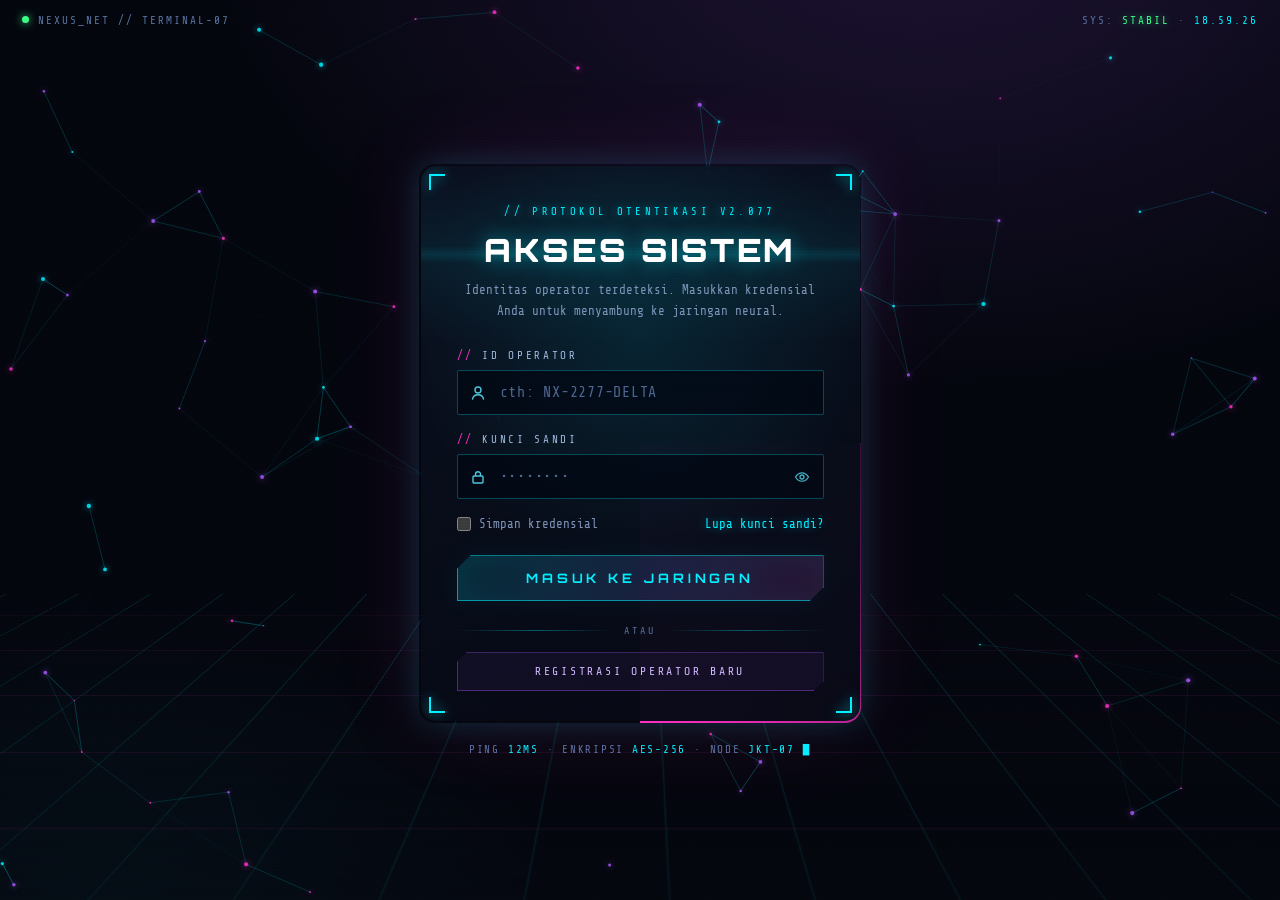
<file: halaman-login-cyberpunk.html>
<!DOCTYPE html>
<html lang="id">
<head>
<meta charset="UTF-8">
<meta name="viewport" content="width=device-width, initial-scale=1.0">
<meta name="color-scheme" content="dark">
<title>Akses Sistem &middot; NEXUS_NET</title>
<!--
  ================================================================
  HALAMAN LOGIN CYBERPUNK  (HTML + CSS + JS dalam SATU file)
  ----------------------------------------------------------------
  Fitur JS  : partikel jaringan interaktif, efek scramble & glitch
              pada judul, tilt 3D kartu, toggle kata sandi, jam HUD,
              sekuens "MEMINDAI -> AKSES DIBERIKAN" saat login.
  Fitur CSS : border bercahaya berputar (conic-gradient), garis
              geometris perspektif, sudut HUD, scanline, tombol neon.
  Font      : Orbitron & Share Tech Mono (Google Fonts). Saat offline,
              otomatis jatuh ke font sistem monospace.
  Kustomisasi:
  - Warna utama ada di variabel :root.
  - Sambungkan ke server: hapus e.preventDefault() pada bagian
    "SEKUENS OTENTIKASI (DEMO)" di <script>, lalu isi action="<form>.
  - Ingin tampilan statis tanpa animasi? Semua animasi otomatis
    mati bila pengguna mengaktifkan "reduce motion" di sistemnya.
  ================================================================
-->
<link rel="preconnect" href="https://fonts.googleapis.com">
<link rel="preconnect" href="https://fonts.gstatic.com" crossorigin>
<link href="https://fonts.googleapis.com/css2?family=Orbitron:wght@500;700;900&family=Share+Tech+Mono&display=swap" rel="stylesheet">

<style>
  :root{
    --cyan:#00f0ff;
    --magenta:#ff2ec4;
    --purple:#a855f7;
    --bg:#04060e;
    --panel:#070b16;
    --ink:#e8f6ff;
    --muted:#7c93b8;
    --dim:#5872a0;
  }

  *{margin:0;padding:0;box-sizing:border-box}

  body{
    font-family:"Share Tech Mono","Courier New",monospace;
    color:var(--ink);
    background:
      radial-gradient(1200px 800px at 72% -10%, rgba(168,85,247,.16), transparent 60%),
      radial-gradient(900px 700px at 8% 112%, rgba(0,240,255,.10), transparent 55%),
      var(--bg);
    min-height:100vh;
    -webkit-font-smoothing:antialiased;
    overflow-x:hidden;
  }

  /* ================= DEKORASI LATAR ================= */

  /* Jaringan partikel (digambar <canvas> + JS) */
  #net{position:fixed; inset:0; z-index:-1; pointer-events:none}

  /* Lantai grid geometris perspektif ala synthwave */
  .grid-floor{
    position:fixed; left:-22%; right:-22%; bottom:-14%; height:48vh;
    z-index:-2;
    background:
      linear-gradient(transparent, rgba(4,6,14,.92)),
      repeating-linear-gradient(90deg, rgba(0,240,255,.17) 0 1px, transparent 1px 72px),
      repeating-linear-gradient(0deg, rgba(255,46,196,.13) 0 1px, transparent 1px 56px);
    transform:perspective(520px) rotateX(60deg);
    transform-origin:50% 0;
    animation:gridmove 1.7s linear infinite;
    pointer-events:none;
  }
  @keyframes gridmove{
    from{background-position:0 0, 0 0, 0 0}
    to{background-position:0 0, 0 0, 0 56px}
  }

  /* Garis pemindai (scanline) ala layar CRT */
  .scanlines{
    position:fixed; inset:0; z-index:50; pointer-events:none;
    background:repeating-linear-gradient(0deg, rgba(255,255,255,.024) 0 1px, transparent 1px 3px);
    mix-blend-mode:overlay;
  }

  /* ================= HUD (TEPI LAYAR) ================= */
  .hud{
    position:fixed; left:0; right:0; z-index:40;
    display:flex; justify-content:space-between; align-items:center; gap:14px;
    padding:14px 22px;
    font-size:11px; letter-spacing:.18em; color:var(--dim);
    text-transform:uppercase;
  }
  .hud-top{top:0}
  .hud .dot{
    display:inline-block; width:7px; height:7px; border-radius:50%;
    background:#39ff88; margin-right:9px; vertical-align:1px;
    box-shadow:0 0 8px rgba(57,255,136,.9);
    animation:pulse 1.6s ease-in-out infinite;
  }
  @keyframes pulse{0%,100%{opacity:1}50%{opacity:.35}}
  .hud b{color:var(--cyan); font-weight:400}
  .hud .ok{color:#39ff88; text-shadow:0 0 8px rgba(57,255,136,.6)}

  /* ================= TATA LETAK ================= */
  .stage{
    min-height:100vh;
    display:flex; flex-direction:column;
    align-items:center; justify-content:center;
    gap:20px;
    padding:84px 20px 64px;
  }

  /* ================= BINGKAI BORDER BERCAHAYA ================= */
  .frame{
    position:relative;
    width:100%; max-width:442px;
    padding:1.5px;
    border-radius:16px;
    overflow:hidden;
    box-shadow:
      0 0 30px rgba(0,240,255,.16),
      0 0 90px rgba(255,46,196,.12);
    will-change:transform;
  }

  /* Cincin energi conic-gradient yang berputar di sekeliling kartu */
  .frame-glow{
    position:absolute; top:50%; left:50%;
    width:200%; padding-bottom:200%;
    background:conic-gradient(
      transparent 0deg 30deg,
      var(--cyan) 80deg,
      var(--purple) 130deg,
      transparent 185deg 215deg,
      var(--magenta) 290deg,
      transparent 345deg 360deg);
    animation:spin 5.5s linear infinite;
  }
  @keyframes spin{
    from{transform:translate(-50%,-50%) rotate(0turn)}
    to{transform:translate(-50%,-50%) rotate(1turn)}
  }

  /* ================= KARTU LOGIN ================= */
  .card{
    position:relative; z-index:1;
    background:linear-gradient(165deg, rgba(10,16,32,.97), rgba(6,9,20,.98));
    border-radius:15px;
    padding:40px 36px 30px;
    overflow:hidden;
  }
  .card > *{position:relative; z-index:2}

  /* Cahaya lembut yang mengikuti kursor (diatur JS lewat --mx/--my) */
  .card-light{
    position:absolute; inset:0; z-index:1;
    background:radial-gradient(420px circle at var(--mx,50%) var(--my,30%),
      rgba(0,240,255,.10), transparent 55%);
    pointer-events:none;
  }

  /* Bilah pemindai yang menyapu kartu */
  .scan-bar{
    position:absolute; left:0; right:0; top:0; height:32%; z-index:1;
    background:linear-gradient(180deg, transparent,
      rgba(0,240,255,.06) 45%, rgba(0,240,255,.15) 50%,
      rgba(0,240,255,.06) 55%, transparent);
    animation:scanmove 7s cubic-bezier(.45,0,.55,1) infinite;
    pointer-events:none;
  }
  @keyframes scanmove{
    0%{transform:translateY(-120%)}
    55%{transform:translateY(420%)}
    100%{transform:translateY(420%)}
  }

  /* Braket sudut HUD */
  .corner{
    position:absolute; width:16px; height:16px; z-index:3;
    border:2px solid var(--cyan);
    filter:drop-shadow(0 0 6px rgba(0,240,255,.8));
  }
  .corner.tl{top:8px; left:8px; border-right:none; border-bottom:none}
  .corner.tr{top:8px; right:8px; border-left:none; border-bottom:none}
  .corner.bl{bottom:8px; left:8px; border-right:none; border-top:none}
  .corner.br{bottom:8px; right:8px; border-left:none; border-top:none}

  /* ================= TIPOGRAFI FUTURISTIK ================= */
  .overline{
    text-align:center;
    font-size:10.5px; letter-spacing:.32em; text-transform:uppercase;
    color:var(--cyan);
    text-shadow:0 0 10px rgba(0,240,255,.55);
  }

  h1{
    margin:12px 0 10px;
    text-align:center;
    font-family:"Orbitron","Arial Black",sans-serif;
    font-weight:900;
    font-size:clamp(24px, 4vw, 32px);
    letter-spacing:.08em;
    color:#fff;
    text-shadow:0 0 20px rgba(0,240,255,.45);
  }

  /* Efek glitch (kelas .glitching diatur JS secara acak) */
  .glitch{position:relative}
  .glitch::before,
  .glitch::after{
    content:attr(data-text);
    position:absolute; inset:0;
    opacity:0;
    pointer-events:none;
  }
  .glitch.glitching{animation:jitter .32s steps(3) both}
  .glitch.glitching::before{
    opacity:.9; color:var(--cyan); z-index:-1;
    animation:glitch-a .32s steps(2) both;
  }
  .glitch.glitching::after{
    opacity:.9; color:var(--magenta); z-index:-2;
    animation:glitch-b .32s steps(2) both;
  }
  @keyframes glitch-a{
    0%{transform:translate(-3px,1px); clip-path:inset(12% 0 58% 0)}
    50%{transform:translate(2px,-2px); clip-path:inset(55% 0 18% 0)}
    100%{transform:translate(-2px,0); clip-path:inset(30% 0 40% 0)}
  }
  @keyframes glitch-b{
    0%{transform:translate(3px,-1px); clip-path:inset(62% 0 8% 0)}
    50%{transform:translate(-2px,2px); clip-path:inset(18% 0 66% 0)}
    100%{transform:translate(2px,0); clip-path:inset(45% 0 25% 0)}
  }
  @keyframes jitter{
    0%,100%{transform:translate(0,0)}
    30%{transform:translate(1px,-1px)}
    60%{transform:translate(-1px,1px)}
  }

  .desc{
    text-align:center;
    font-size:12.5px; line-height:1.75; color:var(--muted);
    margin-bottom:26px;
  }

  /* ================= FORM ================= */
  .field{margin-bottom:18px}

  .field label{
    display:block;
    font-size:11px; letter-spacing:.24em; text-transform:uppercase;
    color:#9fb8dd; margin-bottom:8px;
  }
  .field label::before{content:"// "; color:var(--magenta)}

  .control{position:relative; display:flex; align-items:center}

  input[type="text"],
  input[type="password"]{
    width:100%;
    padding:13px 44px 13px 42px;
    font-family:inherit;
    font-size:15px; letter-spacing:.05em;
    color:var(--ink);
    background:rgba(2,8,20,.78);
    border:1px solid rgba(0,240,255,.28);
    border-radius:2px;
    transition:border-color .2s ease, box-shadow .2s ease;
  }
  input::placeholder{color:#4d648c}
  input:focus{
    outline:none;
    border-color:var(--cyan);
    box-shadow:
      0 0 0 1px rgba(0,240,255,.4),
      0 0 18px rgba(0,240,255,.25),
      inset 0 0 12px rgba(0,240,255,.06);
    text-shadow:0 0 6px rgba(0,240,255,.5);
  }

  .control .lead{
    position:absolute; left:13px;
    width:16px; height:16px;
    color:#58e6ff; opacity:.85;
    pointer-events:none;
  }

  .eye{
    position:absolute; right:6px;
    display:flex; align-items:center; justify-content:center;
    width:32px; height:32px;
    background:none; border:none;
    color:#58e6ff; opacity:.75; cursor:pointer;
    transition:opacity .2s ease, filter .2s ease;
  }
  .eye:hover{opacity:1; filter:drop-shadow(0 0 6px rgba(0,240,255,.8))}
  .eye .i-off{display:none}
  .eye.on .i-on{display:none}
  .eye.on .i-off{display:block}

  .row{
    display:flex; justify-content:space-between; align-items:center;
    gap:10px; flex-wrap:wrap;
    margin:4px 0 24px; font-size:12.5px; color:var(--muted);
  }
  .remember{display:flex; align-items:center; gap:8px; cursor:pointer}
  .remember input{width:14px; height:14px; accent-color:var(--cyan); cursor:pointer}

  .link{
    color:var(--cyan); text-decoration:none;
    text-shadow:0 0 10px rgba(0,240,255,.45);
  }
  .link:hover{text-decoration:underline; text-shadow:0 0 14px rgba(0,240,255,.9)}

  /* ================= TOMBOL NEON ================= */
  .btn-wrap{filter:drop-shadow(0 0 12px rgba(0,240,255,.30)); transition:filter .3s ease}
  .btn-wrap:hover{filter:drop-shadow(0 0 18px rgba(0,240,255,.6)) drop-shadow(0 0 34px rgba(255,46,196,.35))}

  .btn{
    position:relative;
    width:100%;
    padding:15px 16px;
    border:none; cursor:pointer;
    font-family:"Orbitron","Arial Black",sans-serif;
    font-weight:700; font-size:13px; letter-spacing:.3em; text-transform:uppercase;
    color:var(--cyan);
    background:linear-gradient(120deg,
      rgba(0,240,255,.12), rgba(168,85,247,.12) 55%, rgba(255,46,196,.12));
    box-shadow:inset 0 0 0 1px rgba(0,240,255,.55), inset 0 0 26px rgba(0,240,255,.08);
    clip-path:polygon(14px 0, 100% 0, 100% calc(100% - 14px),
                      calc(100% - 14px) 100%, 0 100%, 0 14px);
    transition:background .25s ease, color .25s ease, transform .15s ease;
    overflow:hidden;
  }
  .btn:hover{
    background:linear-gradient(120deg, var(--cyan), #7c3aed 55%, var(--magenta));
    color:#03060e;
    transform:translateY(-1px);
  }
  .btn:active{transform:translateY(0)}

  /* Kilatan menyapu tombol saat di-hover / saat memindai */
  .btn-scan{
    position:absolute; inset:0;
    background:linear-gradient(100deg, transparent 25%,
      rgba(255,255,255,.28) 50%, transparent 75%);
    transform:translateX(-130%);
    pointer-events:none;
  }
  .btn:hover .btn-scan,
  .btn.working .btn-scan{animation:sweep 1s linear infinite}
  @keyframes sweep{
    from{transform:translateX(-130%)}
    to{transform:translateX(130%)}
  }

  .btn.working{pointer-events:none; color:#9feaff}

  .btn:focus-visible,
  .ghost:focus-visible,
  .link:focus-visible,
  .eye:focus-visible{
    outline:2px solid var(--cyan);
    outline-offset:3px;
  }

  /* ================= BAGIAN BAWAH KARTU ================= */
  .divider{
    display:flex; align-items:center; gap:12px;
    margin:24px 0 16px;
    color:var(--dim); font-size:10px;
    text-transform:uppercase; letter-spacing:.3em;
  }
  .divider::before,.divider::after{content:""; flex:1; height:1px;
    background:linear-gradient(90deg, transparent, rgba(0,240,255,.35), transparent)}

  .ghost{
    display:block; text-align:center;
    padding:12px 16px;
    font-size:11.5px; letter-spacing:.24em; text-transform:uppercase;
    color:#d3b8ff; text-decoration:none;
    background:rgba(168,85,247,.06);
    border:1px solid rgba(168,85,247,.4);
    clip-path:polygon(10px 0, 100% 0, 100% calc(100% - 10px),
                      calc(100% - 10px) 100%, 0 100%, 0 10px);
    transition:background .25s ease, border-color .25s ease, text-shadow .25s ease;
  }
  .ghost:hover{
    background:rgba(168,85,247,.16);
    border-color:#c084fc;
    text-shadow:0 0 12px rgba(192,132,252,.8);
  }

  /* ================= OVERLAY "AKSES DIBERIKAN" ================= */
  .granted{
    position:absolute; inset:0; z-index:6;
    display:flex; flex-direction:column;
    align-items:center; justify-content:center; gap:12px;
    background:rgba(4,10,22,.94);
    border-radius:15px;
    animation:fadein .25s ease both;
  }
  .granted[hidden]{display:none}
  .granted::before,.granted::after{
    content:""; width:70%; height:1px;
    background:linear-gradient(90deg, transparent, #39ff88, transparent);
  }
  .granted-big{
    font-family:"Orbitron","Arial Black",sans-serif;
    font-weight:900; font-size:28px; line-height:1.2;
    text-align:center; letter-spacing:.1em;
    color:#39ff88;
    text-shadow:0 0 24px rgba(57,255,136,.65);
    animation:flicker .9s steps(2) 3;
  }
  .granted-sub{font-size:12px; color:var(--muted); letter-spacing:.12em}
  @keyframes fadein{from{opacity:0}to{opacity:1}}
  @keyframes flicker{0%,100%{opacity:1}50%{opacity:.55}}

  /* ================= FOOTER STATUS ================= */
  .foot{
    font-size:11px; letter-spacing:.16em; text-transform:uppercase;
    color:var(--dim); text-align:center;
  }
  .foot b{color:var(--cyan); font-weight:400}
  .foot .cursor{color:var(--cyan); animation:blink 1.1s steps(2) infinite}
  @keyframes blink{0%,100%{opacity:1}50%{opacity:0}}

  /* ================= MOBILE ================= */
  @media (max-width:480px){
    .stage{padding:76px 16px 56px}
    .card{padding:34px 24px 26px}
    .hud{padding:12px 14px; font-size:9.5px; letter-spacing:.12em}
    .foot{font-size:9.5px}
  }

  /* Hormati preferensi sistem yang menonaktifkan animasi */
  @media (prefers-reduced-motion:reduce){
    *,*::before,*::after{animation:none !important; transition:none !important}
  }
</style>
</head>
<body>

  <!-- Lapisan dekorasi -->
  <canvas id="net" aria-hidden="true"></canvas>
  <div class="grid-floor" aria-hidden="true"></div>
  <div class="scanlines" aria-hidden="true"></div>

  <!-- HUD atas -->
  <header class="hud hud-top">
    <span><i class="dot"></i>NEXUS_NET // TERMINAL-07</span>
    <span>SYS: <span class="ok">STABIL</span> &middot; <b id="clock">--:--:--</b></span>
  </header>

  <main class="stage">
    <div class="frame" id="frame">
      <div class="frame-glow" aria-hidden="true"></div>

      <section class="card" id="card">
        <span class="corner tl" aria-hidden="true"></span>
        <span class="corner tr" aria-hidden="true"></span>
        <span class="corner bl" aria-hidden="true"></span>
        <span class="corner br" aria-hidden="true"></span>
        <div class="card-light" aria-hidden="true"></div>
        <div class="scan-bar" aria-hidden="true"></div>

        <p class="overline">// Protokol Otentikasi v2.077</p>
        <h1 class="glitch" id="title" data-text="AKSES SISTEM">AKSES SISTEM</h1>
        <p class="desc">Identitas operator terdeteksi. Masukkan kredensial Anda untuk menyambung ke jaringan neural.</p>

        <!-- Ubah action="#" sesuai endpoint server Anda -->
        <form id="loginForm" action="#" method="post">

          <div class="field">
            <label for="uid">ID Operator</label>
            <div class="control">
              <svg class="lead" viewBox="0 0 16 16" fill="none" aria-hidden="true">
                <circle cx="8" cy="5" r="3" stroke="currentColor" stroke-width="1.4"/>
                <path d="M2.5 14c.6-2.8 2.8-4.2 5.5-4.2s4.9 1.4 5.5 4.2" stroke="currentColor" stroke-width="1.4" stroke-linecap="round"/>
              </svg>
              <input id="uid" name="username" type="text" autocomplete="username"
                     placeholder="cth: NX-2277-DELTA" required>
            </div>
          </div>

          <div class="field">
            <label for="pwd">Kunci Sandi</label>
            <div class="control">
              <svg class="lead" viewBox="0 0 16 16" fill="none" aria-hidden="true">
                <rect x="3" y="7" width="10" height="7" rx="1" stroke="currentColor" stroke-width="1.4"/>
                <path d="M5.5 7V5.2a2.5 2.5 0 0 1 5 0V7" stroke="currentColor" stroke-width="1.4"/>
              </svg>
              <input id="pwd" name="password" type="password" autocomplete="current-password"
                     placeholder="&bull;&bull;&bull;&bull;&bull;&bull;&bull;&bull;" required>
              <button type="button" class="eye" id="eyeBtn" aria-label="Tampilkan kata sandi">
                <svg class="i-on" width="16" height="16" viewBox="0 0 16 16" fill="none" aria-hidden="true">
                  <path d="M1.5 8S4 3.8 8 3.8 14.5 8 14.5 8 12 12.2 8 12.2 1.5 8 1.5 8z" stroke="currentColor" stroke-width="1.3"/>
                  <circle cx="8" cy="8" r="2" stroke="currentColor" stroke-width="1.3"/>
                </svg>
                <svg class="i-off" width="16" height="16" viewBox="0 0 16 16" fill="none" aria-hidden="true">
                  <path d="M1.5 8S4 3.8 8 3.8 14.5 8 14.5 8 12 12.2 8 12.2 1.5 8 1.5 8z" stroke="currentColor" stroke-width="1.3"/>
                  <path d="M2.5 13.5l11-11" stroke="currentColor" stroke-width="1.3" stroke-linecap="round"/>
                </svg>
              </button>
            </div>
          </div>

          <div class="row">
            <label class="remember"><input type="checkbox" name="ingat"> Simpan kredensial</label>
            <a href="#" class="link">Lupa kunci sandi?</a>
          </div>

          <div class="btn-wrap">
            <button type="submit" class="btn" id="btn">
              <span class="btn-label">Masuk ke Jaringan</span>
              <span class="btn-scan" aria-hidden="true"></span>
            </button>
          </div>

        </form>

        <div class="divider"><span>atau</span></div>
        <a href="#" class="ghost">Registrasi Operator Baru</a>

        <!-- Overlay hasil otentikasi demo -->
        <div class="granted" id="granted" hidden>
          <p class="granted-big">AKSES<br>DIBERIKAN</p>
          <p class="granted-sub">Selamat datang kembali, Operator.</p>
        </div>
      </section>
    </div>

    <p class="foot">
      PING <b>12ms</b> &middot; ENKRIPSI <b>AES-256</b> &middot; NODE <b>JKT-07</b> <span class="cursor">&#9608;</span>
    </p>
  </main>

<script>
(() => {
  "use strict";
  const reduced = matchMedia("(prefers-reduced-motion: reduce)").matches;

  /* ---------- 1. JAM HUD (waktu lokal) ---------- */
  const clock = document.getElementById("clock");
  const tick = () => {
    clock.textContent = new Date().toLocaleTimeString("id-ID", { hour12: false });
  };
  tick();
  setInterval(tick, 1000);

  /* ---------- 2. EFEK SCRAMBLE PADA JUDUL ---------- */
  const title = document.getElementById("title");
  const FINAL = title.dataset.text;
  const GLYPHS = "01<>/\\|=+*#@$%&";
  function scramble(el, text, dur) {
    const start = performance.now();
    const step = (now) => {
      const p = Math.min((now - start) / dur, 1);
      const fixed = Math.floor(p * text.length);
      let out = text.slice(0, fixed);
      for (let i = fixed; i < text.length; i++) {
        out += text[i] === " " ? " " : GLYPHS[(Math.random() * GLYPHS.length) | 0];
      }
      el.textContent = out;
      if (p < 1) requestAnimationFrame(step);
      else el.textContent = text;
    };
    requestAnimationFrame(step);
  }
  scramble(title, FINAL, 1100);
  title.addEventListener("mouseenter", () => scramble(title, FINAL, 500));

  /* ---------- 3. GLITCH ACAK SETIAP BEBERAPA DETIK ---------- */
  if (!reduced) {
    const glitchLoop = () => {
      title.classList.add("glitching");
      setTimeout(() => title.classList.remove("glitching"), 330);
      setTimeout(glitchLoop, 3500 + Math.random() * 5000);
    };
    setTimeout(glitchLoop, 4000);
  }

  /* ---------- 4. PARTIKEL JARINGAN INTERAKTIF ---------- */
  const cv = document.getElementById("net");
  const ctx = cv.getContext("2d");
  const COLORS = ["0,240,255", "255,46,196", "168,85,247"];
  const LINK = 130;
  let W, H, pts = [];
  const mouse = { x: -9999, y: -9999 };

  function resize() {
    const DPR = Math.min(devicePixelRatio || 1, 2);
    W = innerWidth; H = innerHeight;
    cv.width = W * DPR; cv.height = H * DPR;
    cv.style.width = W + "px"; cv.style.height = H + "px";
    ctx.setTransform(DPR, 0, 0, DPR, 0, 0);
    const n = Math.min(95, Math.round((W * H) / 16000));
    pts = Array.from({ length: n }, () => ({
      x: Math.random() * W,
      y: Math.random() * H,
      vx: (Math.random() - 0.5) * 0.35,
      vy: (Math.random() - 0.5) * 0.35,
      r: Math.random() * 1.6 + 0.6,
      c: COLORS[(Math.random() * COLORS.length) | 0]
    }));
  }
  addEventListener("resize", resize);
  resize();

  addEventListener("pointermove", (e) => { mouse.x = e.clientX; mouse.y = e.clientY; });
  document.addEventListener("pointerout", (e) => {
    if (!e.relatedTarget) { mouse.x = mouse.y = -9999; }
  });

  function draw() {
    ctx.clearRect(0, 0, W, H);

    /* garis penghubung antar partikel yang berdekatan */
    for (let i = 0; i < pts.length; i++) {
      for (let j = i + 1; j < pts.length; j++) {
        const a = pts[i], b = pts[j];
        const dx = a.x - b.x, dy = a.y - b.y;
        const d2 = dx * dx + dy * dy;
        if (d2 < LINK * LINK) {
          const o = (1 - Math.sqrt(d2) / LINK) * 0.35;
          ctx.strokeStyle = "rgba(0,240,255," + o.toFixed(3) + ")";
          ctx.lineWidth = 1;
          ctx.beginPath();
          ctx.moveTo(a.x, a.y);
          ctx.lineTo(b.x, b.y);
          ctx.stroke();
        }
      }
    }

    for (const p of pts) {
      p.x += p.vx; p.y += p.vy;

      /* partikel menjauh dari kursor */
      const dx = p.x - mouse.x, dy = p.y - mouse.y;
      const d2 = dx * dx + dy * dy;
      if (d2 < 140 * 140) {
        const d = Math.sqrt(d2) || 1;
        p.x += (dx / d) * 0.6;
        p.y += (dy / d) * 0.6;
      }

      if (p.x < -20) p.x = W + 20; else if (p.x > W + 20) p.x = -20;
      if (p.y < -20) p.y = H + 20; else if (p.y > H + 20) p.y = -20;

      ctx.fillStyle = "rgba(" + p.c + ",.85)";
      ctx.shadowColor = "rgba(" + p.c + ",.9)";
      ctx.shadowBlur = 6;
      ctx.beginPath();
      ctx.arc(p.x, p.y, p.r, 0, 7);
      ctx.fill();
      ctx.shadowBlur = 0;
    }

    if (!reduced) requestAnimationFrame(draw);
  }
  draw(); /* pada mode reduce-motion: cukup satu frame statis */

  /* ---------- 5. TILT 3D + CAHAYA MENGIKUTI KURSOR ---------- */
  const frame = document.getElementById("frame");
  const card = document.getElementById("card");
  if (!reduced && matchMedia("(pointer: fine)").matches) {
    frame.addEventListener("pointerenter", () => {
      frame.style.transition = "transform .15s ease-out";
    });
    frame.addEventListener("pointermove", (e) => {
      const r = frame.getBoundingClientRect();
      const px = (e.clientX - r.left) / r.width;
      const py = (e.clientY - r.top) / r.height;
      card.style.setProperty("--mx", (px * 100).toFixed(1) + "%");
      card.style.setProperty("--my", (py * 100).toFixed(1) + "%");
      frame.style.transform =
        "perspective(900px) rotateY(" + ((px - 0.5) * 7).toFixed(2) + "deg)" +
        " rotateX(" + ((0.5 - py) * 6).toFixed(2) + "deg)";
    });
    frame.addEventListener("pointerleave", () => {
      frame.style.transition = "transform .5s ease";
      frame.style.transform = "";
      card.style.setProperty("--mx", "50%");
      card.style.setProperty("--my", "30%");
    });
  }

  /* ---------- 6. TAMPILKAN / SEMBUNYIKAN KATA SANDI ---------- */
  const pwd = document.getElementById("pwd");
  const eye = document.getElementById("eyeBtn");
  eye.addEventListener("click", () => {
    const show = pwd.type === "password";
    pwd.type = show ? "text" : "password";
    eye.classList.toggle("on", show);
    eye.setAttribute("aria-label", show ? "Sembunyikan kata sandi" : "Tampilkan kata sandi");
  });

  /* ---------- 7. SEKUENS OTENTIKASI (DEMO) ----------
     Untuk produksi: hapus e.preventDefault() di bawah,
     lalu isi action="<endpoint server Anda>" pada <form>. */
  const form = document.getElementById("loginForm");
  const btn = document.getElementById("btn");
  const label = btn.querySelector(".btn-label");
  const granted = document.getElementById("granted");

  form.addEventListener("submit", (e) => {
    e.preventDefault();
    if (btn.classList.contains("working")) return;

    btn.classList.add("working");
    label.textContent = "MEMINDAI KREDENSIAL\u2026";

    setTimeout(() => {
      btn.classList.remove("working");
      label.textContent = "MASUK KE JARINGAN";
      granted.hidden = false;
      setTimeout(() => { granted.hidden = true; }, 2600);
    }, 1700);
  });
})();
</script>
</body>
</html>
</file>
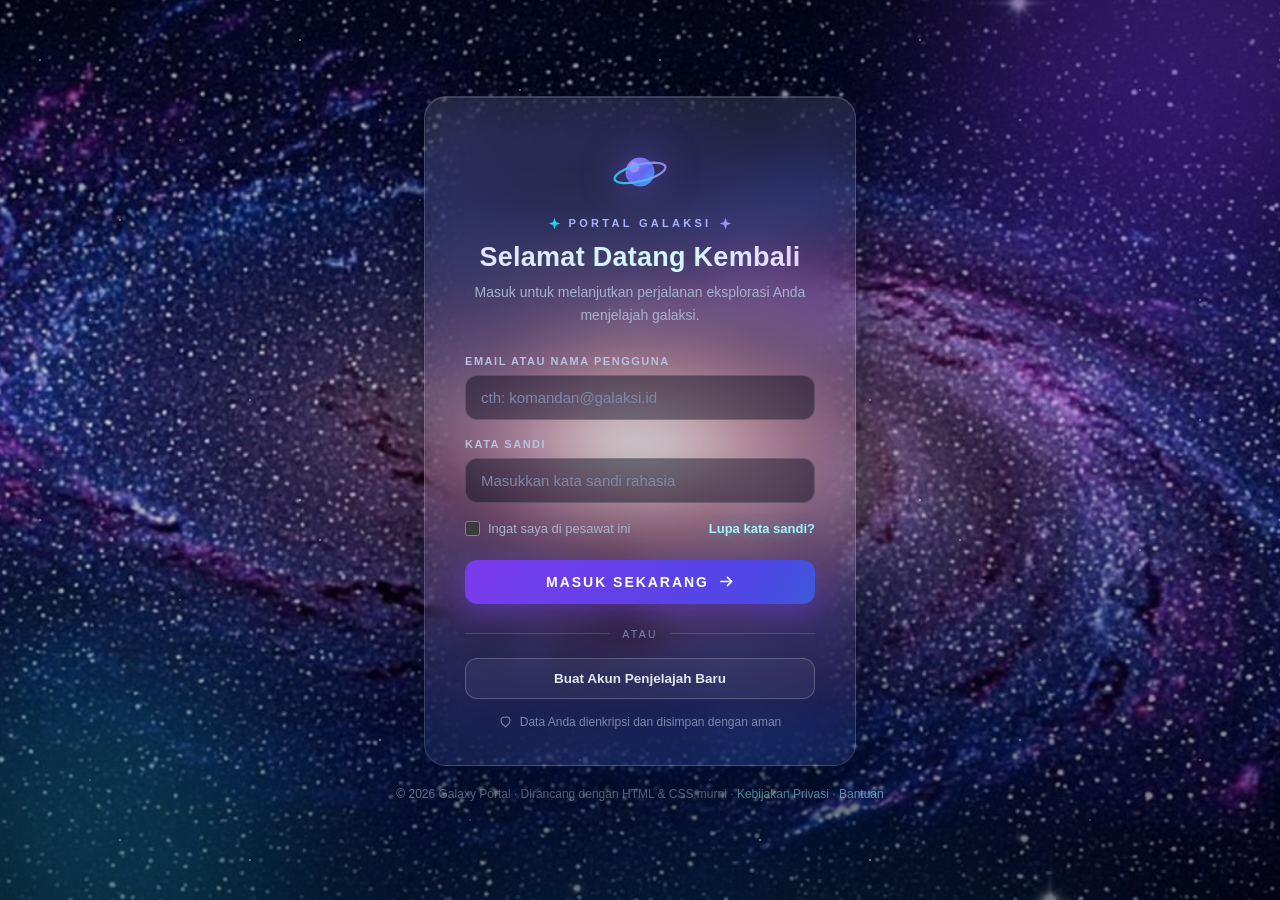
<file: halaman-login-galaxy.html>
<!DOCTYPE html>
<html lang="id">
<head>
<meta charset="UTF-8">
<meta name="viewport" content="width=device-width, initial-scale=1.0">
<meta name="color-scheme" content="dark">
<title>Masuk &middot; Galaxy Portal</title>
<!--
  ================================================================
  HALAMAN LOGIN TEMA GALAXY  (HTML + CSS murni, tanpa JavaScript)
  ----------------------------------------------------------------
  - Gambar galaksi sudah tertanam langsung di dalam file (base64),
    jadi halaman ini tetap jalan walau offline.
  - Ingin memakai file gambar terpisah? Ganti url(data:image/...)
    pada .bg menjadi  url("galaxy-bg.png")
  - Ubah warna utama pada variabel :root di bawah ini.
  - Sambungkan form ke server: ubah action="#" pada tag <form>.
  ================================================================
-->
<style>
  :root{
    --violet:#8b5cf6;
    --violet-2:#7c3aed;
    --indigo:#4f46e5;
    --cyan:#22d3ee;
    --ink:#f1f5f9;
    --muted:#a5b4cf;
    --faint:#7c89ad;
    --glass:rgba(255,255,255,.07);
    --glass-brd:rgba(255,255,255,.16);
    --field:rgba(6,10,30,.45);
  }

  *{margin:0;padding:0;box-sizing:border-box}

  body{
    font-family:"Segoe UI","Helvetica Neue",Arial,"Noto Sans",sans-serif;
    background:#05010f;
    color:var(--ink);
    min-height:100vh;
    -webkit-font-smoothing:antialiased;
    overflow-x:hidden;
  }

  /* ================= LATAR GALAKSI ================= */
  .bg{
    position:fixed; inset:-40px; z-index:-3;
    background:url("[data-uri]") center / cover no-repeat, #05010f;
    animation:drift 70s ease-in-out infinite alternate;
  }
  @keyframes drift{
    from{transform:scale(1) translate(0,0)}
    to{transform:scale(1.08) translate(-14px,-10px)}
  }

  /* Kabut gelap tipis agar teks selalu terbaca */
  .veil{
    position:fixed; inset:0; z-index:-2;
    background:
      radial-gradient(1100px 620px at 50% 118%, rgba(6,182,212,.16), transparent 60%),
      radial-gradient(900px 540px at 108% -8%, rgba(139,92,246,.18), transparent 55%),
      linear-gradient(180deg, rgba(3,2,16,.42) 0%, rgba(3,2,16,.18) 45%, rgba(3,2,16,.55) 100%);
  }

  /* ================= BINTANG BERKELIP ================= */
  .stars{
    position:fixed; inset:0; z-index:-1;
    background-repeat:repeat;
    pointer-events:none;
  }
  .stars.a{
    background-image:
      radial-gradient(1.2px 1.2px at 40px 60px, #fff, transparent),
      radial-gradient(1px 1px at 180px 140px, #dbeafe, transparent),
      radial-gradient(1.4px 1.4px at 300px 40px, #fff, transparent),
      radial-gradient(1px 1px at 420px 200px, #a5f3fc, transparent),
      radial-gradient(1.2px 1.2px at 520px 90px, #fff, transparent),
      radial-gradient(1px 1px at 90px 320px, #e0e7ff, transparent),
      radial-gradient(1.3px 1.3px at 250px 400px, #fff, transparent),
      radial-gradient(1px 1px at 470px 360px, #c7d2fe, transparent),
      radial-gradient(1.1px 1.1px at 580px 300px, #fff, transparent);
    background-size:620px 460px;
    animation:twinkle 4.5s ease-in-out infinite;
    opacity:.85;
  }
  .stars.b{
    background-image:
      radial-gradient(1.6px 1.6px at 120px 220px, #fff, transparent),
      radial-gradient(1.8px 1.8px at 380px 120px, #cffafe, transparent),
      radial-gradient(1.5px 1.5px at 560px 420px, #fff, transparent),
      radial-gradient(1.7px 1.7px at 40px 470px, #e9d5ff, transparent),
      radial-gradient(1.5px 1.5px at 320px 540px, #fff, transparent);
    background-size:640px 620px;
    animation:twinkle 6.5s ease-in-out infinite reverse;
    opacity:.7;
  }
  @keyframes twinkle{
    0%,100%{opacity:.85}
    50%{opacity:.35}
  }

  /* Bintang jatuh sesekali */
  .meteor{
    position:fixed; top:16%; left:-12%; z-index:-1;
    width:150px; height:1.6px; border-radius:999px;
    background:linear-gradient(90deg, rgba(255,255,255,0), #e0f2fe 60%, #fff);
    transform:rotate(-24deg);
    animation:meteor 9s linear infinite;
    animation-delay:3s;
    pointer-events:none;
  }
  @keyframes meteor{
    0%  {transform:translate(-10vw,-6vh) rotate(-24deg); opacity:0}
    4%  {opacity:.9}
    10% {transform:translate(46vw,22vh) rotate(-24deg); opacity:0}
    100%{transform:translate(46vw,22vh) rotate(-24deg); opacity:0}
  }

  /* Cahaya nebula melayang */
  .orb{position:fixed; border-radius:50%; filter:blur(90px); pointer-events:none; z-index:-1}
  .orb.violet{
    width:430px; height:430px; top:-110px; right:-90px;
    background:rgba(124,58,237,.34);
    animation:float 19s ease-in-out infinite alternate;
  }
  .orb.cyan{
    width:380px; height:380px; bottom:-120px; left:-100px;
    background:rgba(34,211,238,.24);
    animation:float 24s ease-in-out infinite alternate-reverse;
  }
  @keyframes float{
    from{transform:translate(0,0)}
    to{transform:translate(46px,34px)}
  }

  /* ================= TATA LETAK ================= */
  .wrap{
    min-height:100vh;
    display:flex; flex-direction:column;
    align-items:center; justify-content:center;
    padding:48px 20px;
  }

  /* ================= KARTU KACA ================= */
  .card{
    width:100%; max-width:432px;
    padding:44px 40px 36px;
    border-radius:22px;
    background:linear-gradient(160deg, rgba(255,255,255,.11) 0%, rgba(255,255,255,.045) 100%);
    border:1px solid var(--glass-brd);
    box-shadow:
      0 24px 60px rgba(2,6,23,.55),
      inset 0 1px 0 rgba(255,255,255,.14);
    backdrop-filter:blur(22px) saturate(140%);
    -webkit-backdrop-filter:blur(22px) saturate(140%);
    animation:rise .85s cubic-bezier(.22,1,.36,1) both;
  }
  @keyframes rise{
    from{opacity:0; transform:translateY(20px) scale(.98)}
    to{opacity:1; transform:none}
  }

  .planet{
    display:block;
    margin:0 auto 14px;
    filter:drop-shadow(0 0 18px rgba(139,92,246,.55));
    animation:float-y 6s ease-in-out infinite;
  }
  @keyframes float-y{
    0%,100%{transform:translateY(0)}
    50%{transform:translateY(-7px)}
  }

  .overline{
    display:flex; align-items:center; justify-content:center; gap:8px;
    font-size:11px; font-weight:700; letter-spacing:.3em;
    text-transform:uppercase; color:#a5b4fc;
  }
  .overline svg{flex:0 0 auto}

  h1{
    margin:12px 0 8px;
    text-align:center;
    font-size:27px; font-weight:700; letter-spacing:.01em;
    background:linear-gradient(92deg, #e0e7ff 10%, #cffafe 60%, #e9d5ff 95%);
    -webkit-background-clip:text;
    background-clip:text;
    color:transparent;
  }

  .desc{
    text-align:center;
    font-size:14px; line-height:1.65; color:var(--muted);
    margin-bottom:28px;
  }

  /* ================= FORM ================= */
  .field{margin-bottom:18px}

  .field label{
    display:block;
    font-size:11px; font-weight:700; letter-spacing:.14em;
    text-transform:uppercase; color:#b6c2e2;
    margin-bottom:8px;
  }

  input[type="text"],
  input[type="email"],
  input[type="password"]{
    width:100%;
    padding:13px 15px;
    font-size:15px; font-family:inherit;
    color:var(--ink);
    background:var(--field);
    border:1px solid rgba(255,255,255,.14);
    border-radius:12px;
    transition:border-color .2s ease, box-shadow .2s ease, background .2s ease;
  }
  input::placeholder{color:var(--faint)}
  input:focus{
    outline:none;
    border-color:rgba(139,92,246,.85);
    box-shadow:0 0 0 3px rgba(139,92,246,.28), 0 0 24px rgba(139,92,246,.18);
    background:rgba(6,10,30,.62);
  }

  .row{
    display:flex; justify-content:space-between; align-items:center;
    gap:10px; flex-wrap:wrap;
    margin:4px 0 24px; font-size:13px; color:var(--muted);
  }
  .remember{display:flex; align-items:center; gap:8px; cursor:pointer}
  .remember input{width:15px; height:15px; accent-color:var(--violet); cursor:pointer}

  .link{
    color:#a5f3fc; text-decoration:none; font-weight:600;
    text-shadow:0 0 14px rgba(34,211,238,.35);
  }
  .link:hover{text-decoration:underline}

  .btn{
    width:100%;
    display:flex; align-items:center; justify-content:center; gap:10px;
    padding:14px 16px;
    border:none; border-radius:12px;
    background:linear-gradient(120deg, var(--violet-2) 0%, var(--indigo) 48%, #0891b2 100%);
    background-size:170% 100%;
    color:#fff;
    font-size:14px; font-weight:700; letter-spacing:.14em;
    text-transform:uppercase; font-family:inherit;
    cursor:pointer;
    box-shadow:0 10px 26px rgba(99,52,237,.38);
    transition:transform .25s ease, box-shadow .25s ease, background-position .5s ease;
  }
  .btn:hover{
    background-position:90% 0;
    transform:translateY(-2px);
    box-shadow:0 16px 36px rgba(99,52,237,.55), 0 0 24px rgba(34,211,238,.25);
  }
  .btn:active{transform:translateY(0)}
  .btn svg{transition:transform .25s ease}
  .btn:hover svg{transform:translateX(4px)}

  .btn:focus-visible,
  .btn-ghost:focus-visible,
  .link:focus-visible{
    outline:3px solid rgba(139,92,246,.5);
    outline-offset:3px;
  }

  .divider{
    display:flex; align-items:center; gap:12px;
    margin:24px 0 18px;
    color:var(--faint); font-size:10.5px;
    text-transform:uppercase; letter-spacing:.22em;
  }
  .divider::before,.divider::after{content:""; flex:1; height:1px; background:rgba(255,255,255,.14)}

  .btn-ghost{
    display:block; text-align:center;
    padding:12px 16px;
    border:1px solid rgba(255,255,255,.22);
    border-radius:12px;
    background:rgba(255,255,255,.05);
    color:#e2e8f0;
    font-weight:600; font-size:13.5px;
    text-decoration:none;
    transition:background .2s ease, border-color .2s ease, transform .2s ease;
  }
  .btn-ghost:hover{background:rgba(255,255,255,.11); border-color:rgba(255,255,255,.35)}

  .hint{
    display:flex; gap:8px; align-items:center; justify-content:center;
    margin-top:16px; font-size:12px; color:var(--faint);
  }
  .hint svg{flex:0 0 auto}

  .legal{
    margin-top:18px;
    text-align:center;
    font-size:12px; color:rgba(203,213,225,.55);
    line-height:1.7;
  }
  .legal a{color:rgba(165,243,252,.65); text-decoration:none}
  .legal a:hover{text-decoration:underline}

  /* ================= MOBILE ================= */
  @media (max-width:480px){
    .wrap{padding:32px 16px}
    .card{padding:34px 24px 28px}
    h1{font-size:22px}
    .orb.violet{width:280px; height:280px}
    .orb.cyan{width:250px; height:250px}
  }

  /* Hormati preferensi pengguna yang menonaktifkan animasi */
  @media (prefers-reduced-motion:reduce){
    *,*::before,*::after{animation:none !important; transition:none !important}
  }
</style>
</head>
<body>

  <!-- Lapisan latar -->
  <div class="bg" role="presentation"></div>
  <div class="veil" role="presentation"></div>
  <div class="stars a" role="presentation"></div>
  <div class="stars b" role="presentation"></div>
  <div class="meteor" role="presentation"></div>
  <div class="orb violet" role="presentation"></div>
  <div class="orb cyan" role="presentation"></div>

  <main class="wrap">
    <section class="card">

      <!-- Planet kecil dengan cincin -->
      <svg class="planet" width="62" height="62" viewBox="0 0 64 64" fill="none" role="img" aria-label="Planet dengan cincin">
        <defs>
          <linearGradient id="pl" x1="14" y1="12" x2="50" y2="52" gradientUnits="userSpaceOnUse">
            <stop stop-color="#a78bfa"/>
            <stop offset=".55" stop-color="#6366f1"/>
            <stop offset="1" stop-color="#22d3ee"/>
          </linearGradient>
          <linearGradient id="rg" x1="4" y1="40" x2="60" y2="24" gradientUnits="userSpaceOnUse">
            <stop stop-color="#22d3ee" stop-opacity=".9"/>
            <stop offset="1" stop-color="#a78bfa" stop-opacity=".9"/>
          </linearGradient>
        </defs>
        <circle cx="32" cy="32" r="15" fill="url(#pl)"/>
        <circle cx="26" cy="27" r="5.5" fill="#fff" opacity=".22"/>
        <ellipse cx="32" cy="33" rx="27" ry="8.5" stroke="url(#rg)" stroke-width="2.4" transform="rotate(-14 32 33)"/>
      </svg>

      <p class="overline">
        <svg width="13" height="13" viewBox="0 0 16 16" fill="none" aria-hidden="true">
          <path d="M8 1l1.8 5.2L15 8l-5.2 1.8L8 15 6.2 9.8 1 8l5.2-1.8L8 1z" fill="#22d3ee"/>
        </svg>
        Portal Galaksi
        <svg width="13" height="13" viewBox="0 0 16 16" fill="none" aria-hidden="true">
          <path d="M8 1l1.8 5.2L15 8l-5.2 1.8L8 15 6.2 9.8 1 8l5.2-1.8L8 1z" fill="#a78bfa"/>
        </svg>
      </p>

      <h1>Selamat Datang Kembali</h1>
      <p class="desc">Masuk untuk melanjutkan perjalanan eksplorasi Anda menjelajah galaksi.</p>

      <!-- Ubah action="#" sesuai endpoint server Anda -->
      <form action="#" method="post">

        <div class="field">
          <label for="user">Email atau Nama Pengguna</label>
          <input id="user" name="username" type="text" autocomplete="username"
                 placeholder="cth: komandan@galaksi.id" required>
        </div>

        <div class="field">
          <label for="sandi">Kata Sandi</label>
          <input id="sandi" name="password" type="password" autocomplete="current-password"
                 placeholder="Masukkan kata sandi rahasia" required>
        </div>

        <div class="row">
          <label class="remember"><input type="checkbox" name="ingat"> Ingat saya di pesawat ini</label>
          <a href="#" class="link">Lupa kata sandi?</a>
        </div>

        <button type="submit" class="btn">
          Masuk Sekarang
          <svg width="15" height="15" viewBox="0 0 16 16" fill="none" aria-hidden="true">
            <path d="M2 8h11M9 3.5L13.5 8 9 12.5" stroke="#fff" stroke-width="1.8" stroke-linecap="round" stroke-linejoin="round"/>
          </svg>
        </button>

      </form>

      <div class="divider"><span>atau</span></div>
      <a href="#" class="btn-ghost">Buat Akun Penjelajah Baru</a>

      <p class="hint">
        <svg width="13" height="13" viewBox="0 0 16 16" fill="none" aria-hidden="true">
          <path d="M8 14.5S2.5 11 2.5 6.6C2.5 4.1 4.4 2.5 6.4 2.5c.7 0 1.3.2 1.6.5.3-.3.9-.5 1.6-.5 2 0 3.9 1.6 3.9 4.1C13.5 11 8 14.5 8 14.5z" stroke="#7c89ad" stroke-width="1.3" fill="none"/>
        </svg>
        Data Anda dienkripsi dan disimpan dengan aman
      </p>

    </section>

    <p class="legal">
      &copy; 2026 Galaxy Portal &middot; Dirancang dengan HTML &amp; CSS murni &middot;
      <a href="#">Kebijakan Privasi</a> &middot; <a href="#">Bantuan</a>
    </p>
  </main>

</body>
</html>
</file>
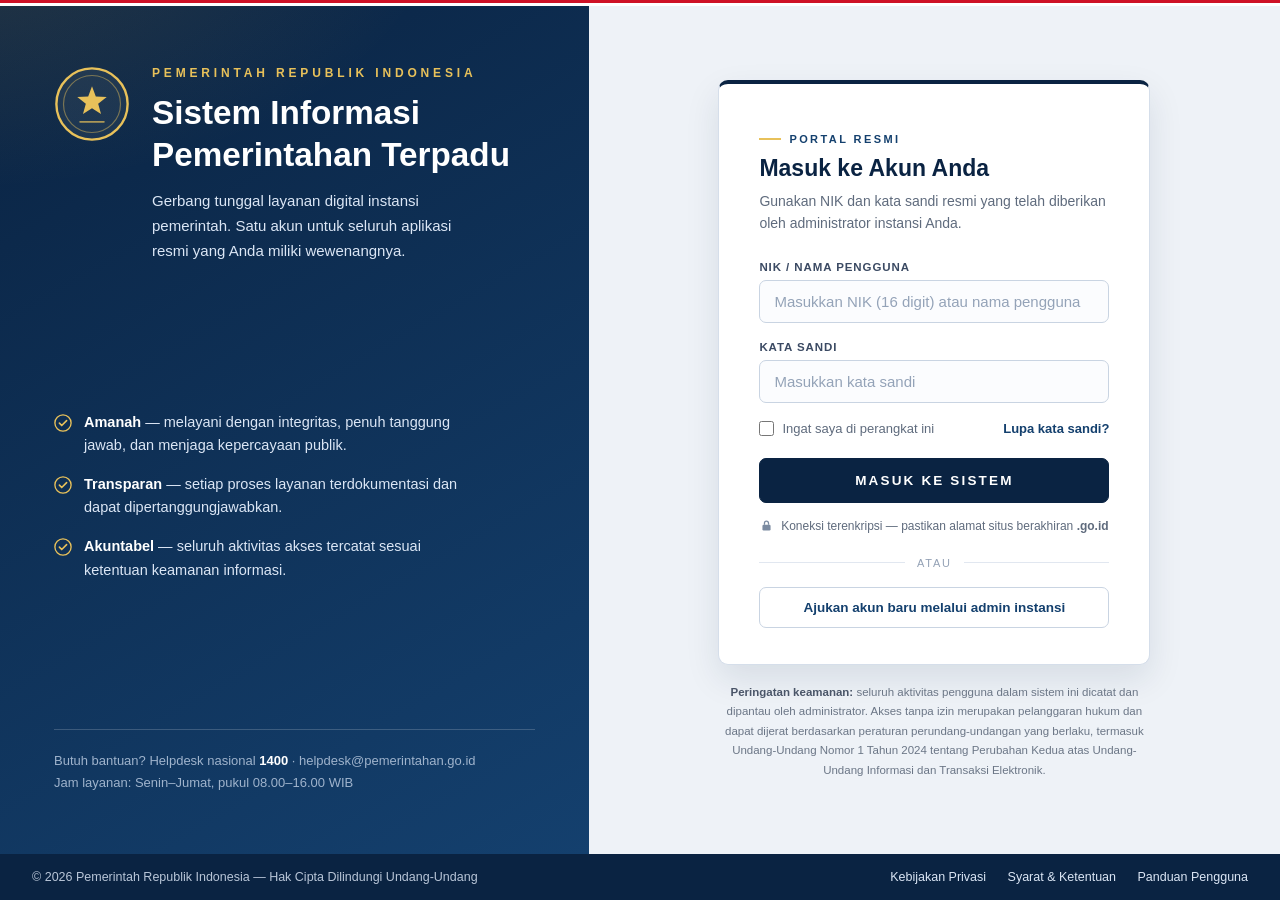
<file: halaman-login-pemerintah.html>
<!DOCTYPE html>
<html lang="id">
<head>
<meta charset="UTF-8">
<meta name="viewport" content="width=device-width, initial-scale=1.0">
<title>Masuk &middot; Sistem Informasi Pemerintahan Terpadu &mdash; Pemerintah Republik Indonesia</title>
<!--
  ================================================================
  HALAMAN LOGIN RESMI  (HTML + CSS murni, tanpa JavaScript)
  ----------------------------------------------------------------
  Cara kustomisasi:
  1. Ganti nama instansi pada <title>, .brand-top, .mobile-brand, dan footer.
  2. Ganti lambang: hapus <svg class="emblem"> lalu gunakan
     <img class="emblem" src="logo-instansi.png" alt="Logo instansi">.
  3. Ubah warna utama pada variabel :root di bawah ini.
  4. Sambungkan form ke server: ubah action="#" pada tag <form>.
  ================================================================
-->
<style>
  :root{
    --navy:#0a2342;        /* biru tua resmi */
    --navy-2:#14406e;      /* biru sedang */
    --navy-soft:#dbe6f5;   /* teks terang di panel biru */
    --gold:#e8c15a;        /* aksen emas */
    --red:#ce1126;         /* merah bendera */
    --ink:#1a2433;         /* teks utama */
    --muted:#5f6b7d;       /* teks sekunder */
    --line:#c9d4e2;        /* garis batas */
    --bg:#eef2f7;          /* latar halaman */
  }

  *{margin:0;padding:0;box-sizing:border-box}

  body{
    font-family:"Segoe UI","Helvetica Neue",Arial,"Noto Sans",sans-serif;
    background:var(--bg);
    color:var(--ink);
    min-height:100vh;
    display:flex;
    flex-direction:column;
    -webkit-font-smoothing:antialiased;
  }

  /* Garis merah-putih di tepi atas halaman */
  .flag-bar{
    height:6px;
    background:linear-gradient(180deg, var(--red) 0 50%, #ffffff 50% 100%);
  }

  .page{flex:1;display:flex}

  /* ================= PANEL KIRI (IDENTITAS INSTANSI) ================= */
  .hero{
    flex:0 0 46%;
    max-width:720px;
    background:
      radial-gradient(900px 520px at -8% -12%, rgba(232,193,90,.14), transparent 55%),
      linear-gradient(150deg, var(--navy) 0%, var(--navy-2) 100%);
    color:#fff;
    padding:60px 54px;
    display:flex;
    flex-direction:column;
    justify-content:space-between;
    gap:44px;
  }

  .brand{display:flex;gap:22px;align-items:flex-start}
  .emblem{flex:0 0 auto}

  .brand-top{
    font-size:12px;
    letter-spacing:.32em;
    text-transform:uppercase;
    color:var(--gold);
    font-weight:600;
    margin-bottom:12px;
  }

  .hero h1{
    font-size:clamp(26px, 2.6vw, 34px);
    line-height:1.25;
    font-weight:700;
  }

  .brand-sub{
    margin-top:14px;
    color:var(--navy-soft);
    font-size:15px;
    line-height:1.65;
    max-width:40ch;
  }

  .values{list-style:none;display:flex;flex-direction:column;gap:16px}
  .values li{
    display:flex;gap:12px;align-items:flex-start;
    font-size:14.5px;line-height:1.6;color:var(--navy-soft);
    max-width:52ch;
  }
  .values svg{flex:0 0 auto;margin-top:3px}
  .values strong{color:#fff;font-weight:600}

  .hero-foot{
    border-top:1px solid rgba(255,255,255,.18);
    padding-top:20px;
    font-size:13px;
    color:#9fb3cc;
    line-height:1.7;
  }
  .hero-foot strong{color:#fff}

  /* ================= PANEL KANAN (FORM LOGIN) ================= */
  .panel{
    flex:1;
    display:flex;
    flex-direction:column;
    align-items:center;
    justify-content:center;
    padding:56px 24px;
    gap:18px;
  }

  .card{
    width:100%;
    max-width:432px;
    background:#fff;
    border:1px solid #d5deea;
    border-top:4px solid var(--navy);
    border-radius:10px;
    padding:42px 40px 36px;
    box-shadow:0 14px 34px rgba(10,35,66,.10);
  }

  .overline{
    display:inline-flex;align-items:center;gap:8px;
    font-size:11px;font-weight:700;letter-spacing:.22em;
    text-transform:uppercase;color:var(--navy-2);
  }
  .overline::before{content:"";width:22px;height:2px;background:var(--gold)}

  .card h2{font-size:23px;color:var(--navy);margin:10px 0 8px}

  .desc{
    font-size:14px;color:var(--muted);
    line-height:1.6;margin-bottom:26px;
  }

  .field{margin-bottom:18px}

  .field label{
    display:block;
    font-size:11.5px;font-weight:700;letter-spacing:.08em;
    text-transform:uppercase;color:#3b4a63;margin-bottom:7px;
  }

  input[type="text"],
  input[type="password"]{
    width:100%;
    padding:12px 14px;
    font-size:15px;
    font-family:inherit;
    color:var(--ink);
    background:#fbfcfe;
    border:1px solid var(--line);
    border-radius:7px;
    transition:border-color .15s ease, box-shadow .15s ease, background .15s ease;
  }
  input::placeholder{color:#94a3b8}
  input:focus{
    outline:none;
    border-color:#2c62a8;
    box-shadow:0 0 0 3px rgba(44,98,168,.15);
    background:#fff;
  }

  .row{
    display:flex;justify-content:space-between;align-items:center;
    gap:10px;flex-wrap:wrap;
    margin:4px 0 22px;font-size:13px;
  }
  .remember{display:flex;align-items:center;gap:8px;color:var(--muted);cursor:pointer}
  .remember input{width:15px;height:15px;accent-color:var(--navy);cursor:pointer}

  .link{color:var(--navy-2);text-decoration:none;font-weight:600}
  .link:hover{text-decoration:underline}

  .btn{
    width:100%;
    padding:14px 16px;
    background:var(--navy);
    color:#fff;
    border:1px solid var(--navy);
    border-radius:7px;
    font-size:13.5px;
    font-weight:700;
    letter-spacing:.16em;
    text-transform:uppercase;
    font-family:inherit;
    cursor:pointer;
    transition:background .2s ease;
  }
  .btn:hover{background:var(--navy-2)}
  .btn:active{transform:translateY(1px)}

  .btn:focus-visible,
  .btn-outline:focus-visible,
  .link:focus-visible{
    outline:3px solid rgba(44,98,168,.35);
    outline-offset:2px;
  }

  .secure{
    display:flex;gap:8px;align-items:center;justify-content:center;
    margin-top:16px;font-size:12px;color:var(--muted);
  }
  .secure svg{flex:0 0 auto}

  .divider{
    display:flex;align-items:center;gap:12px;
    margin:24px 0 18px;
    color:#93a1b5;font-size:11px;
    text-transform:uppercase;letter-spacing:.16em;
  }
  .divider::before,.divider::after{content:"";flex:1;height:1px;background:#e1e7f0}

  .btn-outline{
    display:block;text-align:center;
    padding:12px 16px;
    border:1px solid var(--line);
    border-radius:7px;
    color:var(--navy-2);
    font-weight:600;font-size:13.5px;
    text-decoration:none;
    transition:border-color .2s ease, background .2s ease;
  }
  .btn-outline:hover{border-color:var(--navy-2);background:#f6f9fd}

  .legal{
    max-width:432px;
    font-size:11.5px;line-height:1.7;
    color:#6b7686;text-align:center;
  }
  .legal strong{color:#4a5568}

  /* ================= FOOTER ================= */
  .foot{
    background:var(--navy);
    color:#b9c6d8;
    font-size:12.5px;
    padding:16px 32px;
    display:flex;justify-content:space-between;align-items:center;
    gap:12px;flex-wrap:wrap;
  }
  .foot a{color:#dbe6f5;text-decoration:none;margin-left:18px}
  .foot a:hover{color:#fff;text-decoration:underline}

  /* ================= VERSI MOBILE ================= */
  .mobile-brand{display:none}

  @media (max-width:920px){
    .hero{display:none}
    .mobile-brand{
      display:flex;flex-direction:column;align-items:center;
      gap:8px;margin-bottom:24px;text-align:center;
    }
    .mobile-brand .brand-top{margin-bottom:2px;color:var(--navy-2)}
    .mobile-brand h1{font-size:17px;color:var(--navy);max-width:32ch}
    .panel{padding:40px 20px}
    .card{padding:32px 24px 28px}
    .foot{justify-content:center;text-align:center}
    .foot a{margin:0 9px}
  }
</style>
</head>
<body>

  <div class="flag-bar"></div>

  <div class="page">

    <!-- ============ PANEL IDENTITAS (KIRI) ============ -->
    <aside class="hero">
      <div class="brand">

        <!-- Ganti SVG ini dengan <img src="logo-instansi.png"> bila sudah punya logo -->
        <svg class="emblem" width="76" height="76" viewBox="0 0 64 64" role="img" aria-label="Lambang instansi">
          <circle cx="32" cy="32" r="30" fill="rgba(255,255,255,.05)" stroke="#e8c15a" stroke-width="2"/>
          <circle cx="32" cy="32" r="24" fill="none" stroke="rgba(232,193,90,.45)" stroke-width="1"/>
          <path d="M32 17 L35.2 25.6 L44.4 26 L37.2 31.7 L39.6 40.5 L32 35.5 L24.4 40.5 L26.8 31.7 L19.6 26 L28.8 25.6 Z" fill="#e8c15a"/>
          <path d="M22 47h20" stroke="#e8c15a" stroke-width="1.5" stroke-linecap="round" opacity=".7"/>
        </svg>

        <div>
          <p class="brand-top">Pemerintah Republik Indonesia</p>
          <h1>Sistem Informasi Pemerintahan Terpadu</h1>
          <p class="brand-sub">Gerbang tunggal layanan digital instansi pemerintah. Satu akun untuk seluruh aplikasi resmi yang Anda miliki wewenangnya.</p>
        </div>
      </div>

      <ul class="values">
        <li>
          <svg width="18" height="18" viewBox="0 0 20 20" fill="none" aria-hidden="true">
            <circle cx="10" cy="10" r="9" stroke="#e8c15a" stroke-width="1.5"/>
            <path d="M6 10.2l2.6 2.6L14 7.4" stroke="#e8c15a" stroke-width="1.8" fill="none" stroke-linecap="round" stroke-linejoin="round"/>
          </svg>
          <span><strong>Amanah</strong> &mdash; melayani dengan integritas, penuh tanggung jawab, dan menjaga kepercayaan publik.</span>
        </li>
        <li>
          <svg width="18" height="18" viewBox="0 0 20 20" fill="none" aria-hidden="true">
            <circle cx="10" cy="10" r="9" stroke="#e8c15a" stroke-width="1.5"/>
            <path d="M6 10.2l2.6 2.6L14 7.4" stroke="#e8c15a" stroke-width="1.8" fill="none" stroke-linecap="round" stroke-linejoin="round"/>
          </svg>
          <span><strong>Transparan</strong> &mdash; setiap proses layanan terdokumentasi dan dapat dipertanggungjawabkan.</span>
        </li>
        <li>
          <svg width="18" height="18" viewBox="0 0 20 20" fill="none" aria-hidden="true">
            <circle cx="10" cy="10" r="9" stroke="#e8c15a" stroke-width="1.5"/>
            <path d="M6 10.2l2.6 2.6L14 7.4" stroke="#e8c15a" stroke-width="1.8" fill="none" stroke-linecap="round" stroke-linejoin="round"/>
          </svg>
          <span><strong>Akuntabel</strong> &mdash; seluruh aktivitas akses tercatat sesuai ketentuan keamanan informasi.</span>
        </li>
      </ul>

      <div class="hero-foot">
        <p>Butuh bantuan? Helpdesk nasional <strong>1400</strong> &middot; helpdesk@pemerintahan.go.id<br>Jam layanan: Senin&ndash;Jumat, pukul 08.00&ndash;16.00 WIB</p>
      </div>
    </aside>

    <!-- ============ PANEL FORM (KANAN) ============ -->
    <main class="panel">

      <div class="mobile-brand">
        <svg class="emblem" width="46" height="46" viewBox="0 0 64 64" role="img" aria-label="Lambang instansi">
          <circle cx="32" cy="32" r="30" fill="rgba(10,35,66,.05)" stroke="#c9a227" stroke-width="2.5"/>
          <path d="M32 17 L35.2 25.6 L44.4 26 L37.2 31.7 L39.6 40.5 L32 35.5 L24.4 40.5 L26.8 31.7 L19.6 26 L28.8 25.6 Z" fill="#c9a227"/>
        </svg>
        <p class="brand-top">Pemerintah Republik Indonesia</p>
        <h1>Sistem Informasi Pemerintahan Terpadu</h1>
      </div>

      <section class="card">
        <span class="overline">Portal Resmi</span>
        <h2>Masuk ke Akun Anda</h2>
        <p class="desc">Gunakan NIK dan kata sandi resmi yang telah diberikan oleh administrator instansi Anda.</p>

        <!-- Ubah action="#" sesuai endpoint server Anda -->
        <form action="#" method="post">

          <div class="field">
            <label for="nik">NIK / Nama Pengguna</label>
            <input id="nik" name="nik" type="text" autocomplete="username"
                   placeholder="Masukkan NIK (16 digit) atau nama pengguna" required>
          </div>

          <div class="field">
            <label for="sandi">Kata Sandi</label>
            <input id="sandi" name="password" type="password" autocomplete="current-password"
                   placeholder="Masukkan kata sandi" required>
          </div>

          <div class="row">
            <label class="remember"><input type="checkbox" name="ingat"> Ingat saya di perangkat ini</label>
            <a href="#" class="link">Lupa kata sandi?</a>
          </div>

          <button type="submit" class="btn">Masuk ke Sistem</button>

          <p class="secure">
            <svg width="13" height="13" viewBox="0 0 16 16" fill="none" aria-hidden="true">
              <rect x="3" y="7" width="10" height="7" rx="1.5" fill="#7a8aa0"/>
              <path d="M5.5 7V5.2a2.5 2.5 0 0 1 5 0V7" stroke="#7a8aa0" stroke-width="1.6" fill="none"/>
            </svg>
            <span>Koneksi terenkripsi &mdash; pastikan alamat situs berakhiran <strong>.go.id</strong></span>
          </p>

        </form>

        <div class="divider"><span>atau</span></div>
        <a href="#" class="btn-outline">Ajukan akun baru melalui admin instansi</a>
      </section>

      <p class="legal">
        <strong>Peringatan keamanan:</strong> seluruh aktivitas pengguna dalam sistem ini dicatat dan dipantau oleh administrator.
        Akses tanpa izin merupakan pelanggaran hukum dan dapat dijerat berdasarkan peraturan perundang-undangan yang berlaku,
        termasuk Undang-Undang Nomor 1 Tahun 2024 tentang Perubahan Kedua atas Undang-Undang Informasi dan Transaksi Elektronik.
      </p>

    </main>
  </div>

  <!-- ============ FOOTER ============ -->
  <footer class="foot">
    <p>&copy; 2026 Pemerintah Republik Indonesia &mdash; Hak Cipta Dilindungi Undang-Undang</p>
    <nav>
      <a href="#">Kebijakan Privasi</a>
      <a href="#">Syarat &amp; Ketentuan</a>
      <a href="#">Panduan Pengguna</a>
    </nav>
  </footer>

</body>
</html>
</file>
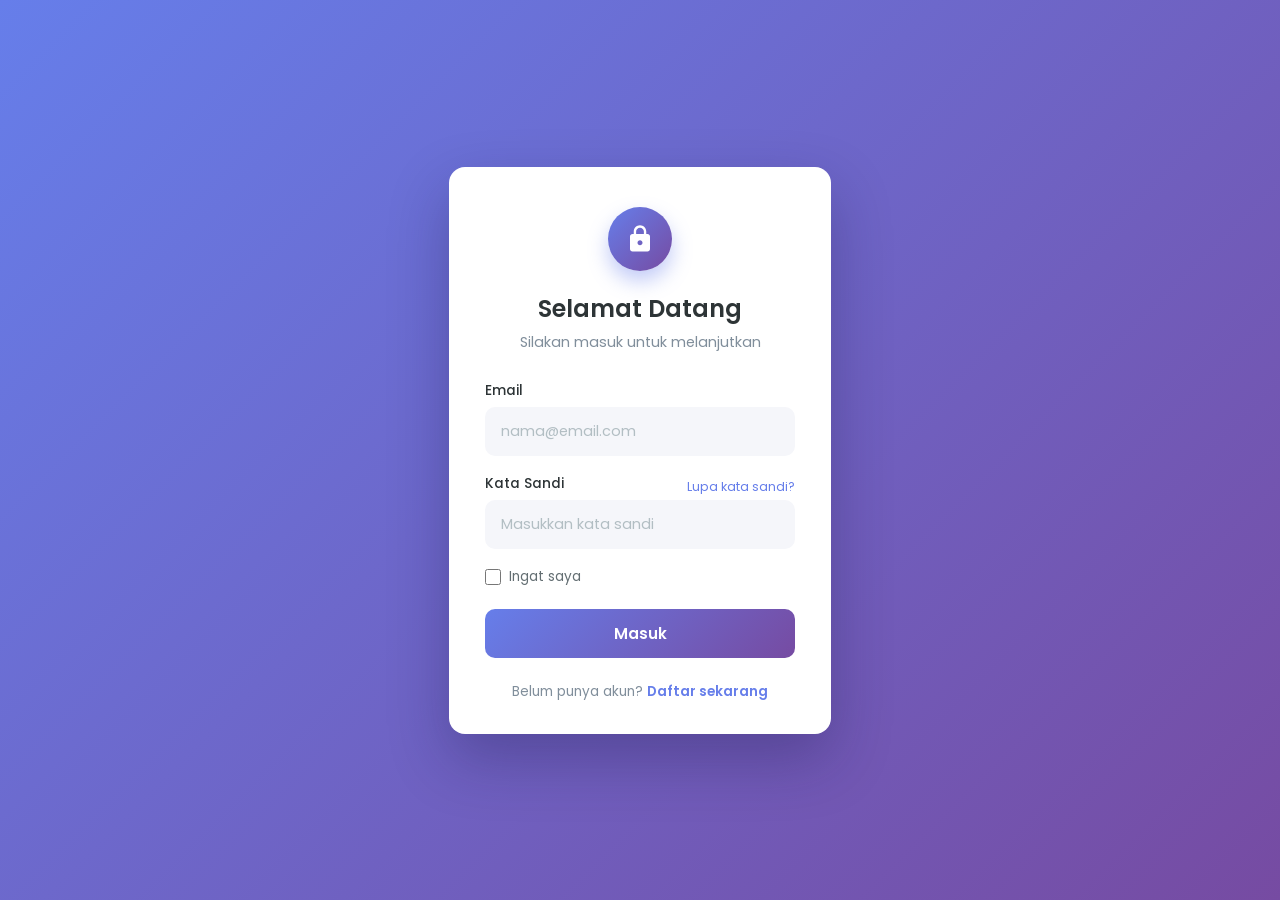
<file: login biasa.html>
<!DOCTYPE html>
<html lang="id">
<head>
  <meta charset="UTF-8" />
  <meta name="viewport" content="width=device-width, initial-scale=1.0" />
  <title>Halaman Login</title>

  <!-- Font eksternal (opsional — otomatis pakai font sistem bila offline) -->
  <link rel="preconnect" href="https://fonts.googleapis.com" />
  <link rel="preconnect" href="https://fonts.gstatic.com" crossorigin />
  <link href="https://fonts.googleapis.com/css2?family=Poppins:wght@400;500;600&display=swap" rel="stylesheet" />

  <style>
    /* ============================================
       Halaman Login Sederhana — satu file
       HTML + CSS murni, tanpa JavaScript
       ============================================ */

    /* ---- Reset sederhana ---- */
    * {
      margin: 0;
      padding: 0;
      box-sizing: border-box;
    }

    /* ---- Latar halaman ---- */
    body {
      min-height: 100vh;
      display: flex;
      align-items: center;
      justify-content: center;
      padding: 24px;
      font-family: "Poppins", "Segoe UI", Tahoma, sans-serif;
      background: linear-gradient(135deg, #667eea 0%, #764ba2 100%);
    }

    /* ---- Kartu login ---- */
    .login-card {
      width: 100%;
      max-width: 400px;
      padding: 40px 36px 32px;
      background: #ffffff;
      border-radius: 16px;
      box-shadow: 0 25px 60px rgba(23, 20, 69, 0.3);
      text-align: center;
    }

    /* ---- Ikon gembok ---- */
    .logo {
      width: 64px;
      height: 64px;
      margin: 0 auto 20px;
      display: flex;
      align-items: center;
      justify-content: center;
      border-radius: 50%;
      background: linear-gradient(135deg, #667eea, #764ba2);
      box-shadow: 0 10px 20px rgba(102, 126, 234, 0.4);
    }

    .logo svg {
      width: 30px;
      height: 30px;
      fill: #ffffff;
    }

    /* ---- Judul ---- */
    .login-card h1 {
      font-size: 1.5rem;
      font-weight: 600;
      color: #2d3436;
    }

    .subtitle {
      margin: 6px 0 28px;
      font-size: 0.9rem;
      color: #808e9b;
    }

    /* ---- Formulir ---- */
    form {
      text-align: left;
    }

    .form-group {
      margin-bottom: 18px;
    }

    label {
      display: block;
      margin-bottom: 6px;
      font-size: 0.85rem;
      font-weight: 500;
      color: #2d3436;
    }

    .label-row {
      display: flex;
      align-items: center;
      justify-content: space-between;
    }

    .forgot-link {
      font-size: 0.78rem;
      color: #667eea;
      text-decoration: none;
    }

    .forgot-link:hover {
      text-decoration: underline;
    }

    input[type="email"],
    input[type="password"] {
      width: 100%;
      padding: 12px 14px;
      font-size: 0.9rem;
      font-family: inherit;
      color: #2d3436;
      background: #f5f6fa;
      border: 2px solid transparent;
      border-radius: 10px;
      outline: none;
      transition: border-color 0.2s ease, background 0.2s ease, box-shadow 0.2s ease;
    }

    input::placeholder {
      color: #b2bec3;
    }

    input[type="email"]:focus,
    input[type="password"]:focus {
      border-color: #667eea;
      background: #ffffff;
      box-shadow: 0 0 0 3px rgba(102, 126, 234, 0.15);
    }

    /* ---- Baris "Ingat saya" ---- */
    .remember-me {
      display: flex;
      align-items: center;
      gap: 8px;
      margin-bottom: 22px;
      font-size: 0.85rem;
      font-weight: 400;
      color: #636e72;
      cursor: pointer;
    }

    .remember-me input {
      width: 16px;
      height: 16px;
      accent-color: #667eea;
      cursor: pointer;
    }

    /* ---- Tombol masuk ---- */
    .btn-login {
      width: 100%;
      padding: 13px;
      font-size: 0.95rem;
      font-weight: 600;
      font-family: inherit;
      color: #ffffff;
      background: linear-gradient(135deg, #667eea, #764ba2);
      border: none;
      border-radius: 10px;
      cursor: pointer;
      transition: transform 0.15s ease, box-shadow 0.15s ease;
    }

    .btn-login:hover {
      transform: translateY(-2px);
      box-shadow: 0 10px 20px rgba(102, 126, 234, 0.35);
    }

    .btn-login:active {
      transform: translateY(0);
      box-shadow: none;
    }

    /* ---- Tautan daftar ---- */
    .signup-text {
      margin-top: 24px;
      font-size: 0.85rem;
      color: #808e9b;
    }

    .signup-text a {
      color: #667eea;
      font-weight: 600;
      text-decoration: none;
    }

    .signup-text a:hover {
      text-decoration: underline;
    }

    /* ---- Layar kecil ---- */
    @media (max-width: 420px) {
      .login-card {
        padding: 32px 24px;
      }
    }
  </style>
</head>
<body>

  <main class="login-wrapper">
    <section class="login-card" aria-labelledby="judul-login">

      <!-- Ikon gembok -->
      <div class="logo" aria-hidden="true">
        <svg viewBox="0 0 24 24" xmlns="http://www.w3.org/2000/svg">
          <path d="M18 8h-1V6c0-2.76-2.24-5-5-5S7 3.24 7 6v2H6c-1.1 0-2 .9-2 2v10c0 1.1.9 2 2 2h12c1.1 0 2-.9 2-2V10c0-1.1-.9-2-2-2zm-6 9c-1.1 0-2-.9-2-2s.9-2 2-2 2 .9 2 2-.9 2-2 2zm3.1-9H8.9V6c0-1.71 1.39-3.1 3.1-3.1 1.71 0 3.1 1.39 3.1 3.1v2z"/>
        </svg>
      </div>

      <h1 id="judul-login">Selamat Datang</h1>
      <p class="subtitle">Silakan masuk untuk melanjutkan</p>

      <form action="#" method="post">
        <div class="form-group">
          <label for="email">Email</label>
          <input
            type="email"
            id="email"
            name="email"
            placeholder="nama@email.com"
            autocomplete="email"
            required
          />
        </div>

        <div class="form-group">
          <div class="label-row">
            <label for="password">Kata Sandi</label>
            <a href="#" class="forgot-link">Lupa kata sandi?</a>
          </div>
          <input
            type="password"
            id="password"
            name="password"
            placeholder="Masukkan kata sandi"
            autocomplete="current-password"
            required
          />
        </div>

        <label class="remember-me">
          <input type="checkbox" name="remember" />
          <span>Ingat saya</span>
        </label>

        <button type="submit" class="btn-login">Masuk</button>
      </form>

      <p class="signup-text">
        Belum punya akun? <a href="#">Daftar sekarang</a>
      </p>

    </section>
  </main>

</body>
</html>
</file>
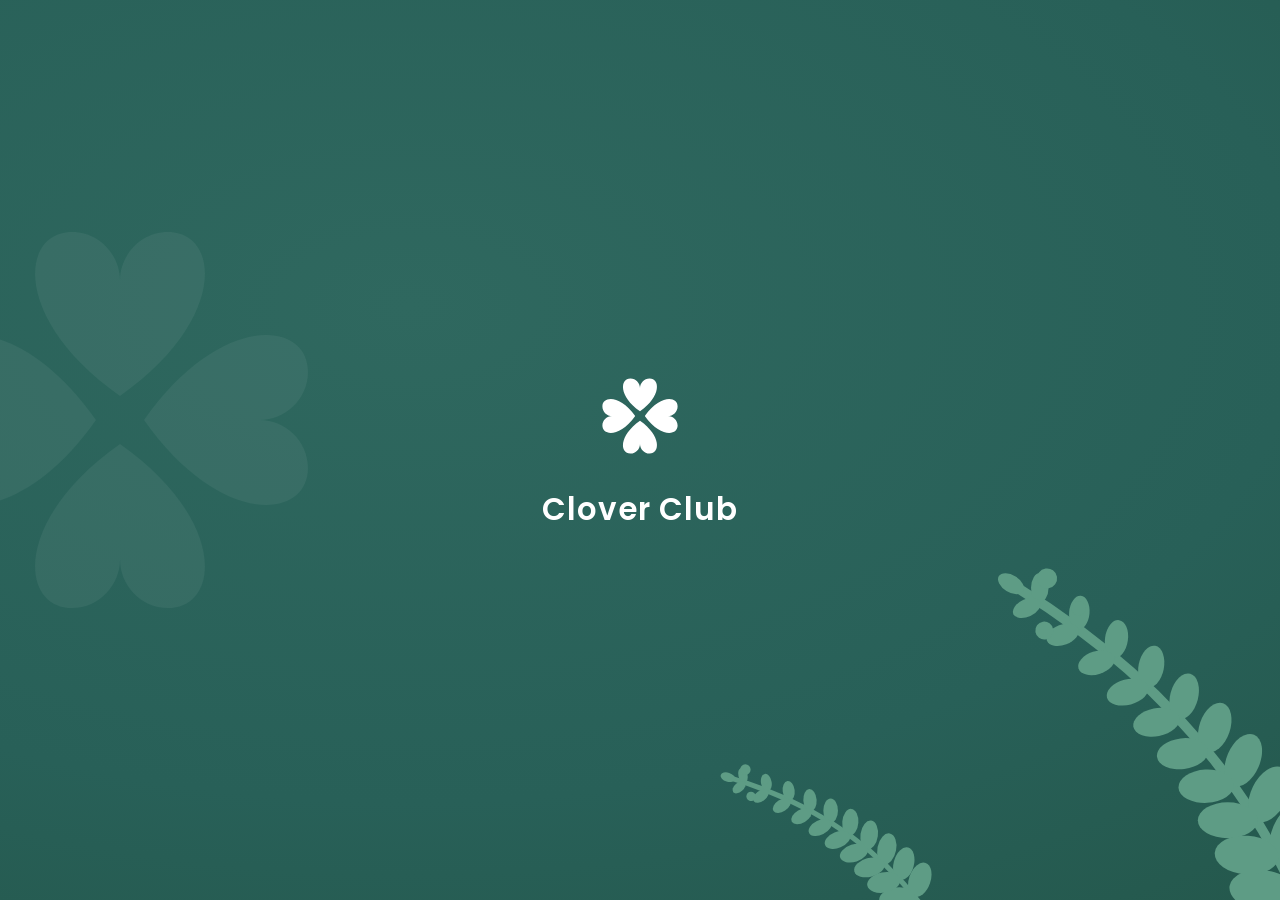
<file: login-clover-club.html>
<!DOCTYPE html>
<html lang="en">
<head>
<meta charset="UTF-8">
<meta name="viewport" content="width=device-width, initial-scale=1.0">
<title>Clover Club — Login</title>
<meta name="description" content="Clover Club login screen — HTML, CSS & JS in a single file.">
<link rel="icon" href="data:image/svg+xml,%3Csvg xmlns='http://www.w3.org/2000/svg' viewBox='0 0 64 64'%3E%3Crect width='64' height='64' rx='14' fill='%232B6159'/%3E%3Cg fill='%23fff'%3E%3Ccircle cx='32' cy='23' r='9'/%3E%3Ccircle cx='32' cy='41' r='9'/%3E%3Ccircle cx='23' cy='32' r='9'/%3E%3Ccircle cx='41' cy='32' r='9'/%3E%3C/g%3E%3C/svg%3E">
<link rel="preconnect" href="https://fonts.googleapis.com">
<link rel="preconnect" href="https://fonts.gstatic.com" crossorigin>
<link href="https://fonts.googleapis.com/css2?family=Poppins:wght@400;500;600;700&display=swap" rel="stylesheet">
<style>
/* ============================================================
   CLOVER CLUB — Login (single file: HTML + CSS + JS)
   Palet diambil dari desain referensi:
   sage #C0D8D0 · hijau #286058 · daun #5E9C85 · border #B9C8C2
   ============================================================ */
:root{
  --sage:        #C0D8D0;
  --green:       #2B6159;   /* hijau utama */
  --green-deep:  #286058;   /* splash & tombol */
  --green-hover: #1F544C;
  --label:       #337062;
  --leaf:        #5E9C85;
  --border:      #B9C8C2;
  --eye:         #79A893;
  --ink:         #23433D;
  --err:         #C4554D;
  --wm:          rgba(255,255,255,.055); /* watermark clover */
}
*{ margin:0; padding:0; box-sizing:border-box; }
html,body{ height:100%; }
body{
  font-family:'Poppins','Segoe UI',system-ui,-apple-system,sans-serif;
  background:radial-gradient(140% 120% at 50% 0%, #C6DBD3 0%, var(--sage) 55%, #B7D0C7 100%);
  -webkit-font-smoothing:antialiased;
}

/* ---------- SVG defs tersembunyi (logo & fern reusable) ---------- */
.svg-defs{ position:absolute; width:0; height:0; overflow:hidden; }

/* ============ SPLASH SCREEN (pembuka, ala mockup kiri) ============ */
.splash{
  position:fixed; inset:0; z-index:100; overflow:hidden;
  display:grid; place-items:center; cursor:pointer;
  background:radial-gradient(120% 95% at 32% 34%, #2F685F 0%, var(--green-deep) 58%, #235649 100%);
  transition:opacity .7s ease, visibility .7s;
}
.splash.hide{ opacity:0; visibility:hidden; }
.splash .wm{ position:absolute; width:min(64vh,480px); left:max(-14vh,-120px); top:20%; color:var(--wm); animation:drift 10s ease-in-out infinite alternate; }
.splash .brand{ position:relative; display:flex; flex-direction:column; align-items:center; gap:22px; animation:pop .9s cubic-bezier(.2,.8,.3,1) both; }
.splash .brand svg{ width:min(23vw,96px); color:#fff; }
.splash .brand span{ color:#fff; font-size:clamp(24px,4.5vw,31px); font-weight:600; letter-spacing:1px; }
.splash .fern{ color:var(--leaf); }
.splash .fern svg{ width:100%; height:auto; display:block; overflow:visible; animation:sway 7s ease-in-out infinite alternate; }
.splash .fern.f1{ position:absolute; width:min(48vw,430px); right:-7vw; bottom:-9vh; transform:scaleX(-1) rotate(9deg); }
.splash .fern.f2{ position:absolute; width:min(26vw,225px); right:27vw; bottom:-7vh; transform:scaleX(-1) rotate(24deg); }
.splash .fern.f2 svg{ animation-duration:8.5s; animation-delay:-2s; }
@keyframes pop{ from{ opacity:0; transform:scale(.88); } to{ opacity:1; transform:none; } }
@keyframes drift{ from{ transform:translateY(-10px); } to{ transform:translateY(12px); } }
@keyframes sway{ from{ transform:rotate(-1.3deg); } to{ transform:rotate(1.5deg); } }

/* ============ SCENE & PHONE CARD (mockup kanan) ============ */
.scene{ min-height:100dvh; display:grid; place-items:center; padding:24px; }
.phone{
  width:min(404px,100%); height:min(846px,calc(100dvh - 32px));
  background:#fff; border-radius:30px; overflow:hidden;
  box-shadow:0 34px 90px -22px rgba(21,56,47,.5), 0 10px 28px -12px rgba(21,56,47,.28);
  display:flex; flex-direction:column;
  opacity:0; transform:translateY(26px) scale(.98);
  transition:opacity .7s ease .05s, transform .7s cubic-bezier(.2,.8,.3,1) .05s;
}
body.ready .phone{ opacity:1; transform:none; }

/* ---------- Hero hijau ---------- */
.hero{
  position:relative; flex:0 0 47.5%; overflow:hidden; color:#fff;
  background:linear-gradient(165deg,#336D62 0%, #2B6159 55%, #275D54 100%);
  padding:62px 30px 0;
}
.hero .wm{ position:absolute; width:400px; right:-58px; top:-28px; color:var(--wm); animation:drift 11s ease-in-out infinite alternate; }
.hero-logo{ position:relative; width:44px; color:#fff; }
.hero h1{ position:relative; margin-top:32px; font-size:30px; font-weight:600; letter-spacing:.3px; }
.hero .sub{ position:relative; margin-top:7px; font-size:15.5px; font-weight:400; color:rgba(255,255,255,.92); }
.hero .ferns{ position:absolute; inset:auto 0 0 auto; width:60%; height:46%; pointer-events:none; }
.hero .fern{ position:absolute; color:var(--leaf); }
.hero .fern svg{ width:100%; height:auto; display:block; overflow:visible; animation:sway 8s ease-in-out infinite alternate; }
.hero .fern.f1{ width:225px; right:-42px; bottom:-34px; transform:rotate(-7deg); }
.hero .fern.f2{ width:132px; right:172px; bottom:-40px; transform:scaleX(-1) rotate(-16deg); }
.hero .fern.f2 svg{ animation-duration:9.5s; animation-delay:-3s; }

/* ---------- Form ---------- */
.form{ flex:1; overflow-y:auto; padding:32px 28px 26px; }
.reveal{ opacity:0; transform:translateY(16px); transition:opacity .6s ease var(--d,0s), transform .6s ease var(--d,0s); }
body.ready .reveal{ opacity:1; transform:none; }

.field{ margin-bottom:18px; }
.field label{ display:block; font-size:15px; font-weight:500; color:var(--label); margin-bottom:9px; }
.field input{
  width:100%; height:49px; padding:0 14px;
  font:inherit; font-size:15px; color:var(--ink);
  background:#fff; border:1.5px solid var(--border); border-radius:10px; outline:none;
  transition:border-color .2s, box-shadow .2s;
}
.field input:hover{ border-color:#9DB3AB; }
.field input:focus{ border-color:var(--green); box-shadow:0 0 0 3.5px rgba(43,97,89,.14); }
.pass-wrap{ position:relative; }
.pass-wrap input{ padding-right:50px; }
.eye{
  position:absolute; top:50%; right:7px; transform:translateY(-50%);
  width:36px; height:36px; display:grid; place-items:center;
  background:none; border:none; border-radius:8px; cursor:pointer; color:var(--eye);
  transition:color .2s, background-color .2s;
}
.eye:hover{ color:#4E8371; background:rgba(43,97,89,.07); }
.eye.active{ color:var(--green); }
.eye svg{ width:21px; height:21px; }
.hidden{ display:none !important; }

.err-msg{ display:none; margin-top:7px; font-size:12.5px; color:var(--err); }
.field.error input{ border-color:var(--err); box-shadow:0 0 0 3.5px rgba(196,85,77,.12); }
.field.error .err-msg{ display:block; }
.field.error{ animation:shake .4s ease; }
@keyframes shake{ 20%{ transform:translateX(-6px);} 45%{ transform:translateX(5px);} 70%{ transform:translateX(-3px);} 100%{ transform:none;} }

.login-btn{
  position:relative; width:100%; height:53px; margin-top:10px;
  display:flex; align-items:center; justify-content:center; gap:10px;
  font:inherit; font-size:16.5px; font-weight:500; letter-spacing:.25px; color:#fff;
  background:var(--green-deep); border:none; border-radius:10px; cursor:pointer;
  transition:background-color .2s, transform .15s, box-shadow .2s;
}
.login-btn:hover{ background:var(--green-hover); box-shadow:0 10px 22px -10px rgba(21,56,47,.55); transform:translateY(-1px); }
.login-btn:active{ transform:translateY(0) scale(.985); }
.login-btn:disabled{ cursor:default; }
.spinner{ width:18px; height:18px; border:2.5px solid rgba(255,255,255,.35); border-top-color:#fff; border-radius:50%; animation:spin .7s linear infinite; display:none; }
@keyframes spin{ to{ transform:rotate(360deg); } }
.login-btn.loading{ pointer-events:none; background:var(--green-hover); }
.login-btn.loading .spinner{ display:block; }
.login-btn.success{ pointer-events:none; background:#2E7D5F; }
.check{ width:19px; height:19px; display:none; }
.login-btn.success .check{ display:block; animation:pop .35s cubic-bezier(.2,.8,.3,1) both; }

.links{ display:flex; justify-content:space-between; align-items:center; margin-top:34px; }
.links a{
  font-size:15px; font-weight:500; color:var(--label);
  text-decoration:underline; text-underline-offset:4px; text-decoration-thickness:1.5px;
  transition:color .2s;
}
.links a:hover{ color:var(--green-hover); }

/* ---------- Toast ---------- */
.toast{
  position:fixed; left:50%; bottom:26px; z-index:200;
  transform:translate(-50%,16px); opacity:0; pointer-events:none;
  max-width:min(88vw,420px); text-align:center;
  background:#1E4A42; color:#fff; font-size:14px; line-height:1.45;
  padding:12px 22px; border-radius:999px;
  box-shadow:0 14px 34px -10px rgba(16,45,38,.55);
  transition:opacity .35s ease, transform .35s ease;
}
.toast.show{ opacity:1; transform:translate(-50%,0); }

/* ---------- Responsif ---------- */
@media (max-width:460px){
  .scene{ padding:0; }
  .phone{ width:100%; height:100dvh; border-radius:0; box-shadow:none; }
}
@media (max-height:700px){
  .hero{ padding-top:44px; }
  .hero h1{ margin-top:22px; font-size:27px; }
}
@media (prefers-reduced-motion:reduce){
  *,*::before,*::after{ animation:none !important; transition:none !important; }
}
</style>
</head>
<body>

<!-- Aset SVG reusable: logo clover (4 kelopak hati) & daun fern -->
<svg class="svg-defs" aria-hidden="true" xmlns="http://www.w3.org/2000/svg">
  <defs>
    <g id="cloverG" fill="currentColor">
      <path d="M0 0 C-27 -19 -25 -41 -12 -41 C-5 -41 0 -35 0 -29 C0 -35 5 -41 12 -41 C25 -41 27 -19 0 0 Z" transform="translate(60 54)"/>
      <path d="M0 0 C-27 -19 -25 -41 -12 -41 C-5 -41 0 -35 0 -29 C0 -35 5 -41 12 -41 C25 -41 27 -19 0 0 Z" transform="translate(60 66) rotate(180)"/>
      <path d="M0 0 C-27 -19 -25 -41 -12 -41 C-5 -41 0 -35 0 -29 C0 -35 5 -41 12 -41 C25 -41 27 -19 0 0 Z" transform="translate(54 60) rotate(-90)"/>
      <path d="M0 0 C-27 -19 -25 -41 -12 -41 C-5 -41 0 -35 0 -29 C0 -35 5 -41 12 -41 C25 -41 27 -19 0 0 Z" transform="translate(66 60) rotate(90)"/>
    </g>
    <g id="fernG">
      <path d="M0 0 Q 26 -120 130 -210" fill="none" stroke="currentColor" stroke-width="5.5" stroke-linecap="round"/>
      <ellipse rx="19.1" ry="11.5" transform="translate(4.0 -16.7) rotate(-133) translate(18.4 0)" fill="currentColor"/>
      <ellipse rx="19.1" ry="11.5" transform="translate(4.0 -16.7) rotate(-17) translate(18.4 0)" fill="currentColor"/>
      <ellipse rx="17.9" ry="10.8" transform="translate(10.9 -39.4) rotate(-129) translate(17.2 0)" fill="currentColor"/>
      <ellipse rx="17.9" ry="10.8" transform="translate(10.9 -39.4) rotate(-13) translate(17.2 0)" fill="currentColor"/>
      <ellipse rx="16.7" ry="10.0" transform="translate(19.3 -61.6) rotate(-125) translate(16.0 0)" fill="currentColor"/>
      <ellipse rx="16.7" ry="10.0" transform="translate(19.3 -61.6) rotate(-9) translate(16.0 0)" fill="currentColor"/>
      <ellipse rx="15.5" ry="9.3" transform="translate(29.2 -83.2) rotate(-122) translate(14.9 0)" fill="currentColor"/>
      <ellipse rx="15.5" ry="9.3" transform="translate(29.2 -83.2) rotate(-6) translate(14.9 0)" fill="currentColor"/>
      <ellipse rx="14.3" ry="8.6" transform="translate(40.6 -104.3) rotate(-118) translate(13.7 0)" fill="currentColor"/>
      <ellipse rx="14.3" ry="8.6" transform="translate(40.6 -104.3) rotate(-2) translate(13.7 0)" fill="currentColor"/>
      <ellipse rx="13.1" ry="7.8" transform="translate(53.4 -124.8) rotate(-114) translate(12.5 0)" fill="currentColor"/>
      <ellipse rx="13.1" ry="7.8" transform="translate(53.4 -124.8) rotate(2) translate(12.5 0)" fill="currentColor"/>
      <ellipse rx="11.9" ry="7.1" transform="translate(67.8 -144.7) rotate(-110) translate(11.4 0)" fill="currentColor"/>
      <ellipse rx="11.9" ry="7.1" transform="translate(67.8 -144.7) rotate(6) translate(11.4 0)" fill="currentColor"/>
      <ellipse rx="10.6" ry="6.4" transform="translate(83.6 -164.0) rotate(-107) translate(10.2 0)" fill="currentColor"/>
      <ellipse rx="10.6" ry="6.4" transform="translate(83.6 -164.0) rotate(9) translate(10.2 0)" fill="currentColor"/>
      <ellipse rx="9.4" ry="5.7" transform="translate(101.0 -182.7) rotate(-104) translate(9.1 0)" fill="currentColor"/>
      <ellipse rx="9.4" ry="5.7" transform="translate(101.0 -182.7) rotate(12) translate(9.1 0)" fill="currentColor"/>
      <ellipse rx="8.2" ry="4.9" transform="translate(119.8 -200.9) rotate(-100) translate(7.9 0)" fill="currentColor"/>
      <ellipse rx="8.2" ry="4.9" transform="translate(119.8 -200.9) rotate(16) translate(7.9 0)" fill="currentColor"/>
      <ellipse rx="8.0" ry="4.8" transform="translate(127.9 -208.2) rotate(-41) translate(8.0 0)" fill="currentColor"/>
      <circle cx="119.7" cy="-184.7" r="5.0" fill="currentColor"/>
      <circle cx="113.6" cy="-213.2" r="5.6" fill="currentColor"/>
      <circle cx="98.8" cy="-194.0" r="4.0" fill="currentColor"/>
    </g>
  </defs>
</svg>

<!-- ============ SPLASH (mockup kiri) ============ -->
<div class="splash" id="splash" title="Klik untuk melewati">
  <svg class="wm" viewBox="0 0 120 120" aria-hidden="true"><use href="#cloverG"/></svg>
  <div class="brand">
    <svg viewBox="0 0 120 120" aria-hidden="true"><use href="#cloverG"/></svg>
    <span>Clover Club</span>
  </div>
  <div class="fern f1"><svg viewBox="-52 -252 240 272" aria-hidden="true"><use href="#fernG"/></svg></div>
  <div class="fern f2"><svg viewBox="-52 -252 240 272" aria-hidden="true"><use href="#fernG"/></svg></div>
</div>

<!-- ============ LOGIN (mockup kanan) ============ -->
<main class="scene">
  <div class="phone">
    <header class="hero">
      <svg class="wm" viewBox="0 0 120 120" aria-hidden="true"><use href="#cloverG"/></svg>
      <svg class="hero-logo reveal" style="--d:.05s" viewBox="0 0 120 120" aria-hidden="true"><use href="#cloverG"/></svg>
      <h1 class="reveal" style="--d:.12s">Welcome</h1>
      <p class="sub reveal" style="--d:.18s">Sign in to continue</p>
      <div class="ferns" aria-hidden="true">
        <div class="fern f1"><svg viewBox="-52 -252 240 272"><use href="#fernG"/></svg></div>
        <div class="fern f2"><svg viewBox="-52 -252 240 272"><use href="#fernG"/></svg></div>
      </div>
    </header>

    <form class="form" id="loginForm" novalidate>
      <div class="field reveal" style="--d:.26s" id="fieldEmail">
        <label for="email">Email address</label>
        <input type="email" id="email" name="email" autocomplete="email" spellcheck="false">
        <p class="err-msg" id="emailErr"></p>
      </div>

      <div class="field reveal" style="--d:.33s" id="fieldPass">
        <label for="password">Password</label>
        <div class="pass-wrap">
          <input type="password" id="password" name="password" autocomplete="current-password">
          <button type="button" class="eye" id="togglePass" aria-label="Show password">
            <svg id="iconEye" viewBox="0 0 24 24" fill="none" stroke="currentColor" stroke-width="1.8" stroke-linecap="round" stroke-linejoin="round" aria-hidden="true">
              <path d="M2 12s3.5-6.5 10-6.5S22 12 22 12s-3.5 6.5-10 6.5S2 12 2 12Z"/>
              <circle cx="12" cy="12" r="2.7"/>
            </svg>
            <svg id="iconEyeOff" class="hidden" viewBox="0 0 24 24" fill="none" stroke="currentColor" stroke-width="1.8" stroke-linecap="round" stroke-linejoin="round" aria-hidden="true">
              <path d="M10.6 5.7A9.8 9.8 0 0 1 12 5.5c6.5 0 10 6.5 10 6.5a17.6 17.6 0 0 1-3.2 4.1M14.1 14.1a3 3 0 1 1-4.2-4.2"/>
              <path d="M6.6 6.6C3.8 8.5 2 12 2 12s3.5 6.5 10 6.5c1.5 0 2.9-.3 4.1-.9"/>
              <path d="m3 3 18 18"/>
            </svg>
          </button>
        </div>
        <p class="err-msg" id="passErr"></p>
      </div>

      <div class="reveal" style="--d:.40s">
        <button class="login-btn" id="loginBtn" type="submit">
          <span class="spinner" aria-hidden="true"></span>
          <svg class="check" viewBox="0 0 24 24" fill="none" stroke="#fff" stroke-width="2.6" stroke-linecap="round" stroke-linejoin="round" aria-hidden="true"><path d="m4.5 12.5 5 5 10-11"/></svg>
          <span class="btn-text" id="btnText">Login</span>
        </button>
      </div>

      <div class="links reveal" style="--d:.47s">
        <a href="#" id="signupLink">Sign up</a>
        <a href="#" id="forgotLink">Forgot Password</a>
      </div>
    </form>
  </div>
</main>

<div class="toast" id="toast" role="status" aria-live="polite"></div>

<script>
/* ================= CLOVER CLUB — interaksi (vanilla JS) ================= */
(function(){
  'use strict';
  const $ = s => document.querySelector(s);

  /* ---- 1. Splash: tampil 2.2 detik, bisa diklik untuk lewati ---- */
  const splash = $('#splash');
  const reduceMotion = matchMedia('(prefers-reduced-motion: reduce)').matches;
  let splashTimer = setTimeout(hideSplash, reduceMotion ? 0 : 2200);
  function hideSplash(){
    if (!splash || splash.classList.contains('hide')) return;
    clearTimeout(splashTimer);
    splash.classList.add('hide');
    document.body.classList.add('ready');           // memicu animasi masuk kartu login
    setTimeout(() => splash.remove(), 750);
  }
  splash.addEventListener('click', hideSplash);

  /* ---- 2. Toggle lihat/sembunyikan password ---- */
  const passInput = $('#password'), eyeBtn = $('#togglePass');
  const iconEye = $('#iconEye'), iconEyeOff = $('#iconEyeOff');
  eyeBtn.addEventListener('click', () => {
    const show = passInput.type === 'password';
    passInput.type = show ? 'text' : 'password';
    iconEye.classList.toggle('hidden', show);
    iconEyeOff.classList.toggle('hidden', !show);
    eyeBtn.classList.toggle('active', show);
    eyeBtn.setAttribute('aria-label', show ? 'Hide password' : 'Show password');
    passInput.focus({ preventScroll:true });
  });

  /* ---- 3. Validasi form + simulasi login ---- */
  const form = $('#loginForm'), email = $('#email'), btn = $('#loginBtn'), btnText = $('#btnText');
  const EMAIL_RE = /^[^\s@]+@[^\s@]+\.[^\s@]{2,}$/;

  function setError(fieldId, errId, msg){
    $('#'+fieldId).classList.remove('error');
    void $('#'+fieldId).offsetWidth;                // restart animasi shake
    $('#'+fieldId).classList.add('error');
    $('#'+errId).textContent = msg;
  }
  function clearError(fieldId){ $('#'+fieldId).classList.remove('error'); }
  email.addEventListener('input', () => clearError('fieldEmail'));
  passInput.addEventListener('input', () => clearError('fieldPass'));

  form.addEventListener('submit', e => {
    e.preventDefault();
    let ok = true;
    const em = email.value.trim(), pw = passInput.value;
    if (!em){ setError('fieldEmail','emailErr','Email address is required.'); ok = false; }
    else if (!EMAIL_RE.test(em)){ setError('fieldEmail','emailErr','Please enter a valid email address.'); ok = false; }
    if (!pw){ setError('fieldPass','passErr','Password is required.'); ok = false; }
    else if (pw.length < 6){ setError('fieldPass','passErr','Password must be at least 6 characters.'); ok = false; }
    if (!ok) return;

    btn.disabled = true;
    btn.classList.add('loading');
    btnText.textContent = 'Signing in…';
    setTimeout(() => {
      btn.classList.remove('loading');
      btn.classList.add('success');
      btnText.textContent = 'Success!';
      toast('Welcome back! You have signed in successfully.');
      setTimeout(() => {
        btn.classList.remove('success');
        btn.disabled = false;
        btnText.textContent = 'Login';
      }, 1900);
    }, 1500);
  });

  /* ---- 4. Toast sederhana ---- */
  let toastTimer;
  function toast(msg){
    const t = $('#toast');
    t.textContent = msg;
    t.classList.add('show');
    clearTimeout(toastTimer);
    toastTimer = setTimeout(() => t.classList.remove('show'), 2600);
  }

  /* ---- 5. Link Sign up & Forgot Password (demo) ---- */
  $('#signupLink').addEventListener('click', e => {
    e.preventDefault();
    toast('Sign up is not available in this demo yet.');
  });
  $('#forgotLink').addEventListener('click', e => {
    e.preventDefault();
    toast('A password reset link would be sent to your email.');
  });
})();
</script>
</body>
</html>
</file>
